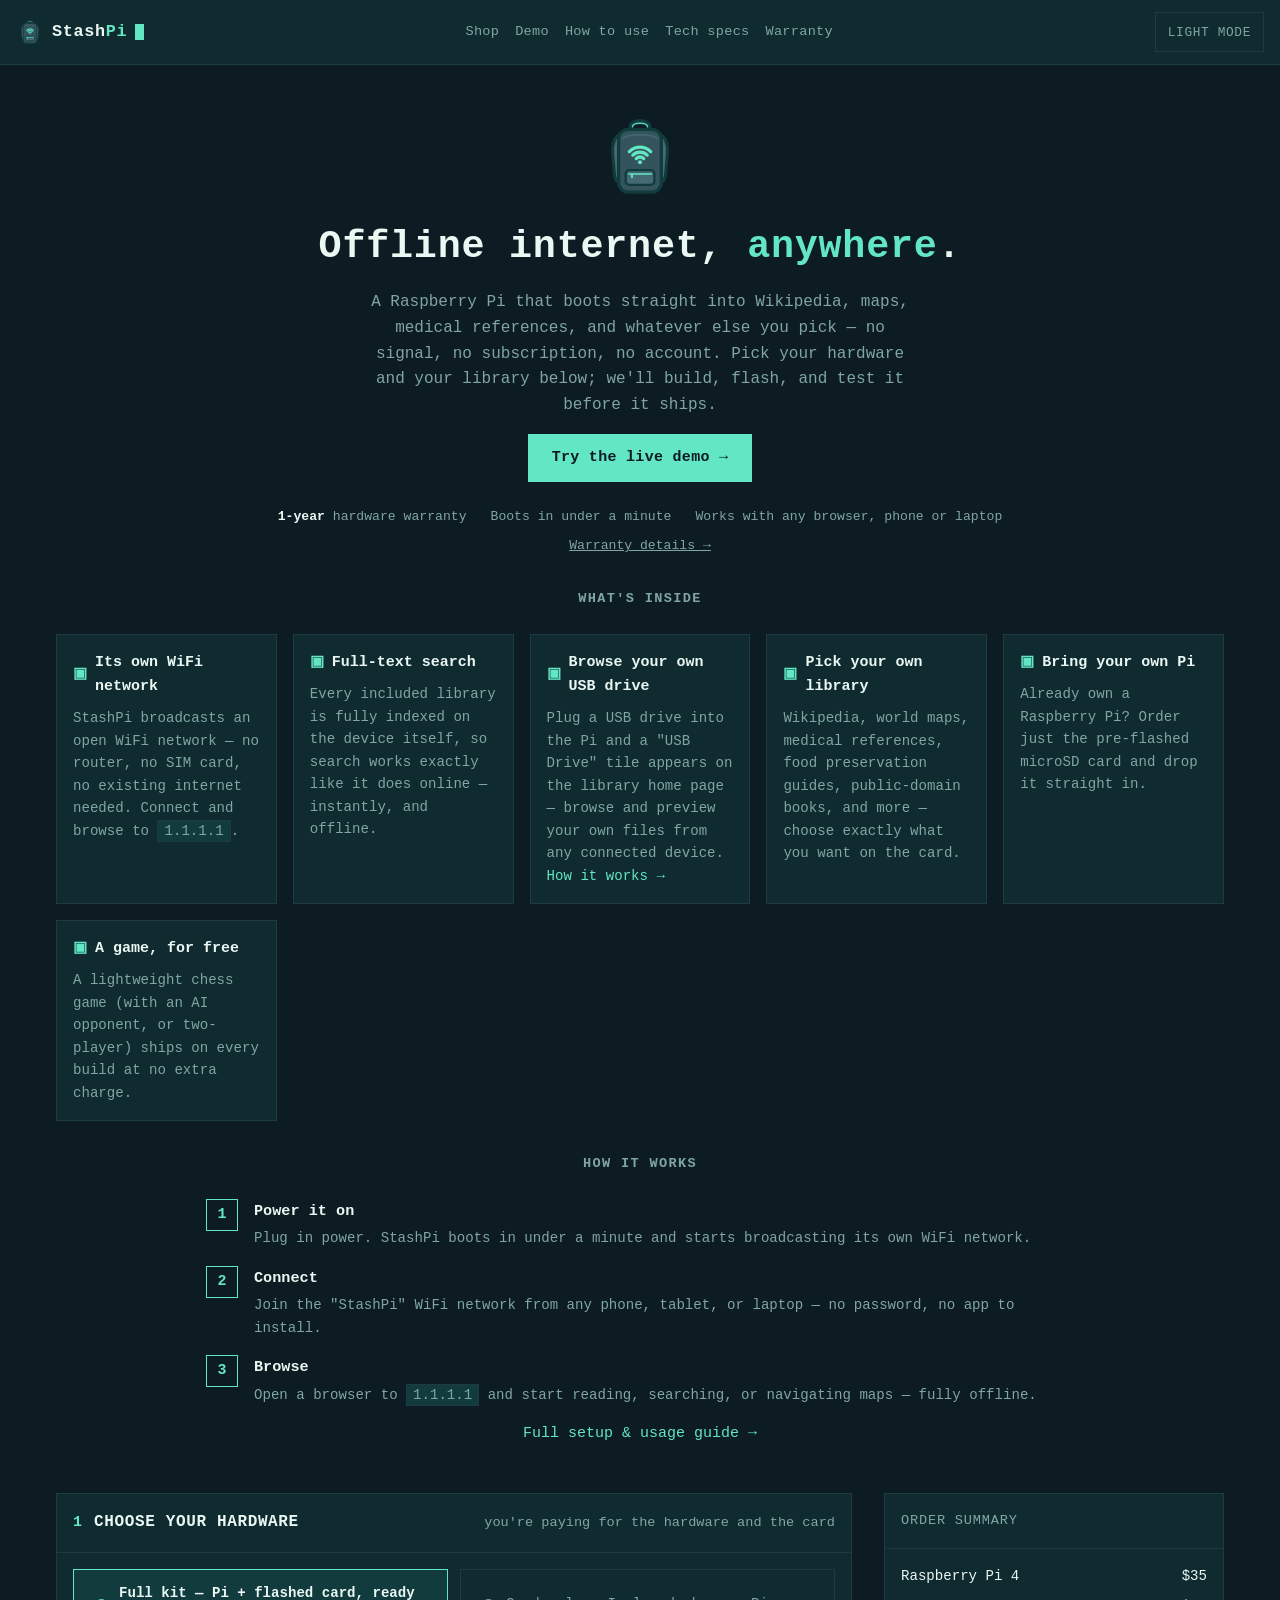
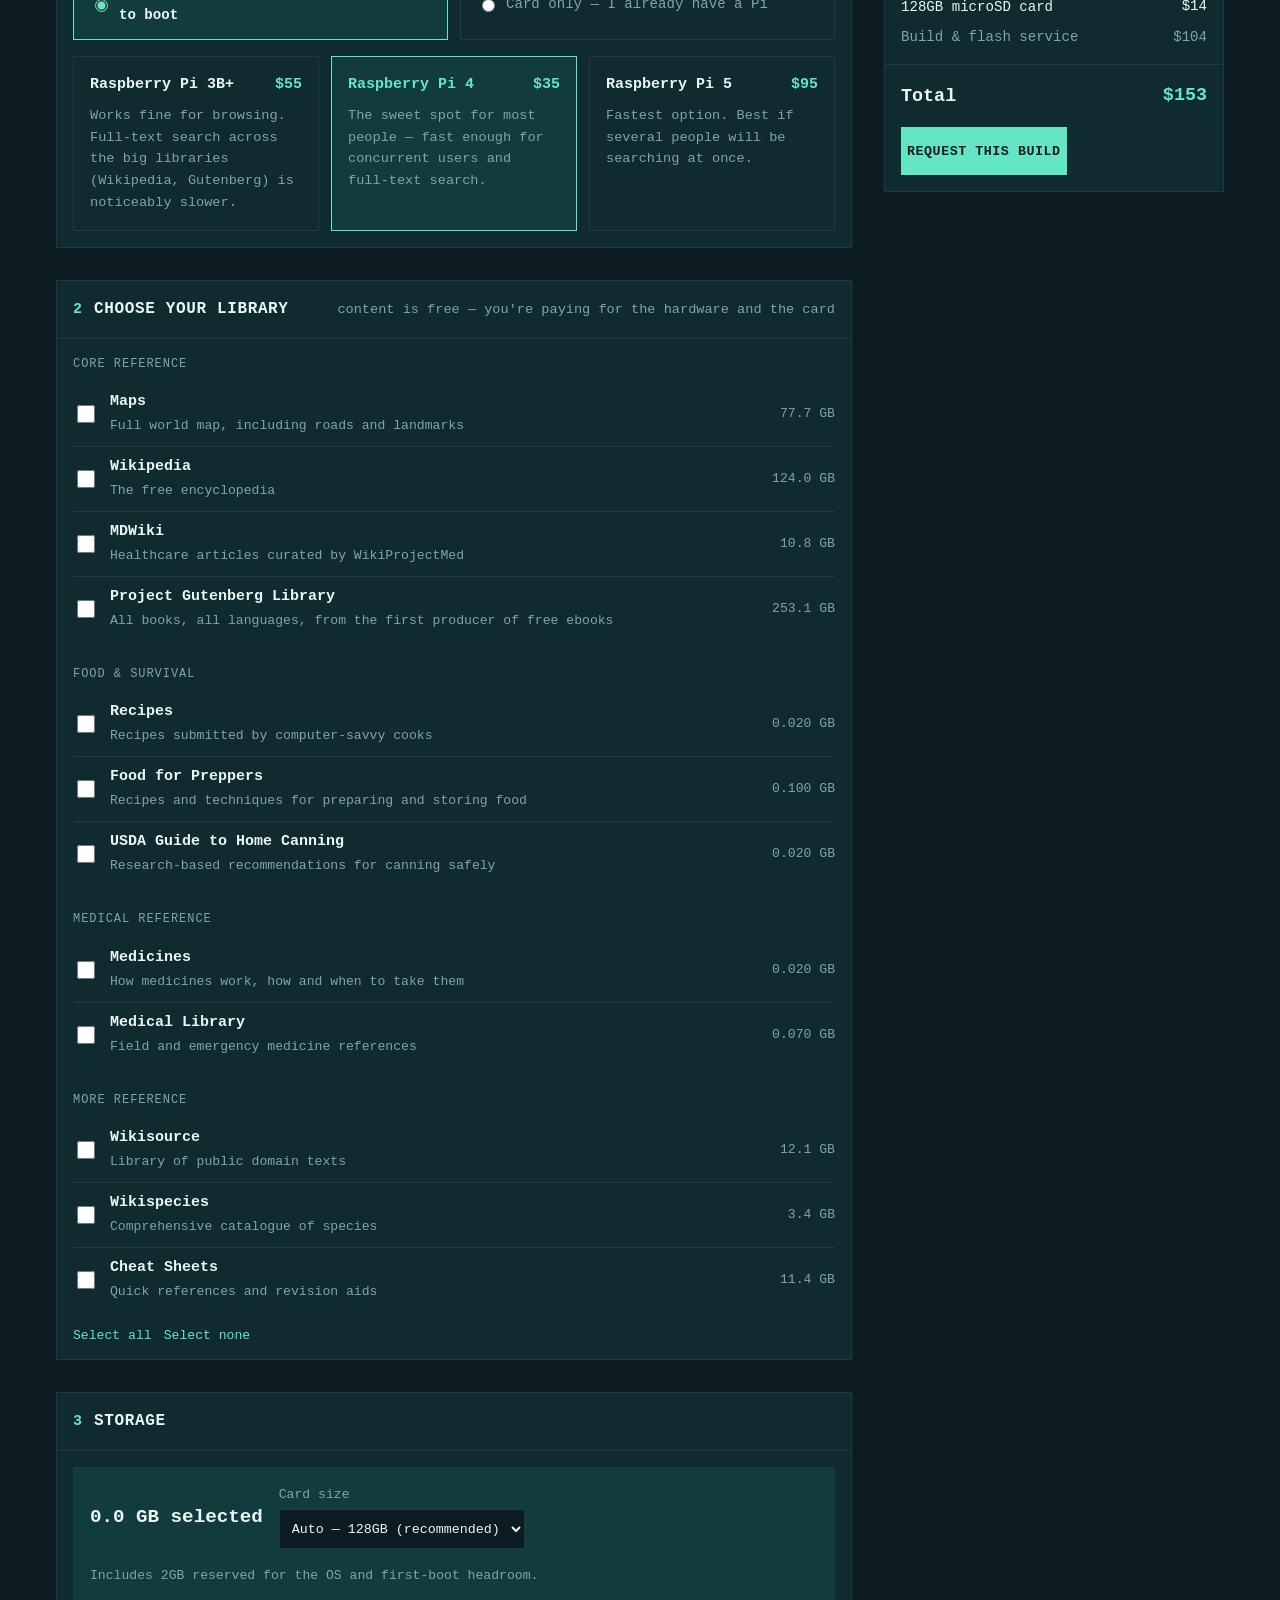
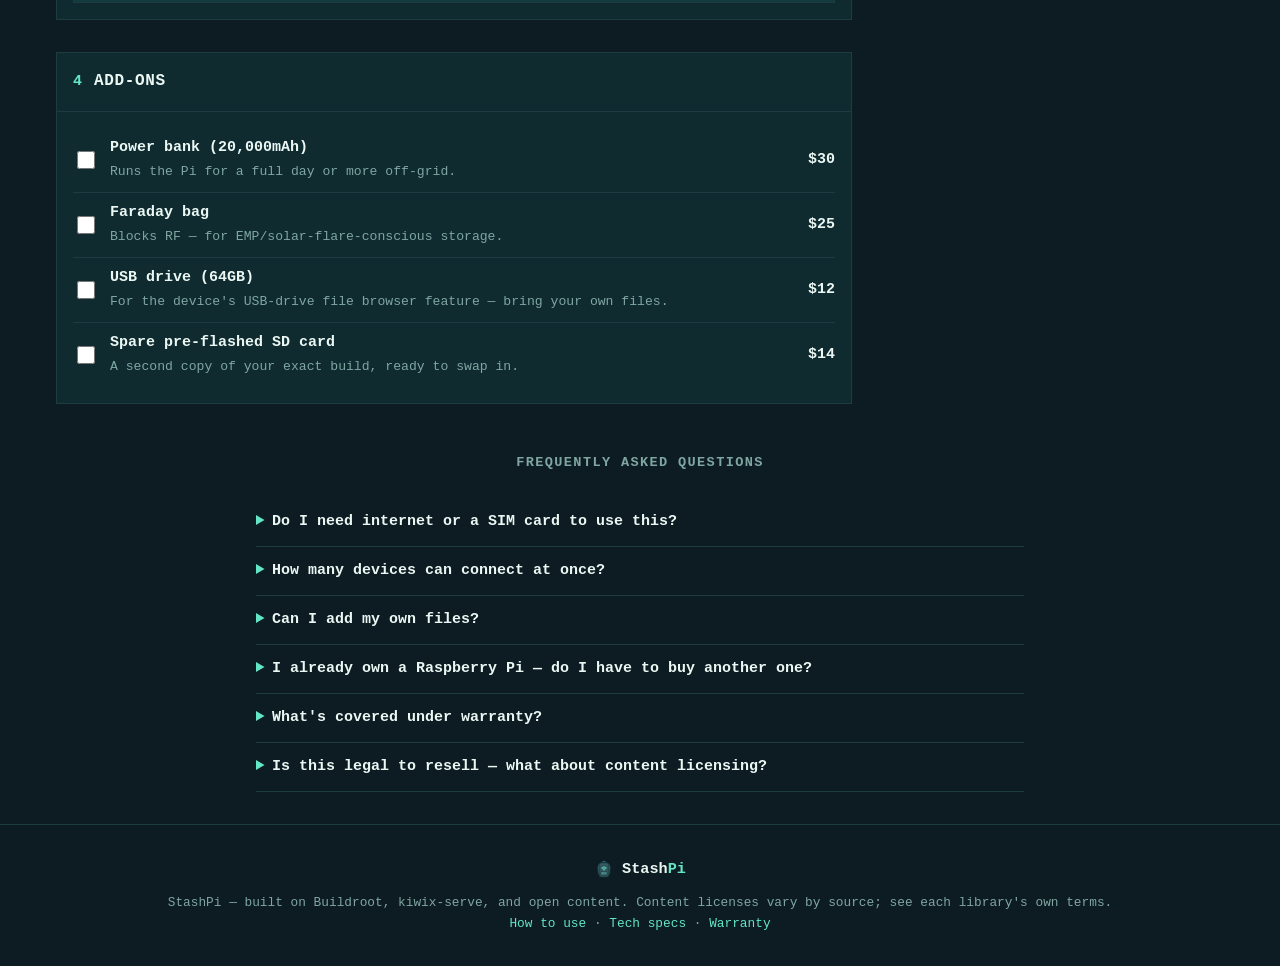
<file: web/index.html>
<!DOCTYPE html>
<html lang="en">
<head>
<meta charset="UTF-8">
<meta name="viewport" content="width=device-width, initial-scale=1.0">
<meta name="color-scheme" content="dark light">
<title>StashPi — offline Wikipedia, maps &amp; reference library on a Raspberry Pi</title>
<meta name="description" content="StashPi is a Raspberry Pi that broadcasts its own WiFi network and serves Wikipedia, world maps, medical references, and more — no internet, no accounts, no subscription. Pick your hardware and library, we build and ship it ready to boot.">
<link rel="canonical" href="https://www.yourdomain.example/">
<meta property="og:type" content="website">
<meta property="og:title" content="StashPi — offline Wikipedia, maps &amp; reference library on a Raspberry Pi">
<meta property="og:description" content="A self-contained WiFi hotspot that serves Wikipedia, maps, and medical references with no internet connection required. Configure your build and order online.">
<meta property="og:url" content="https://www.yourdomain.example/">
<meta name="twitter:card" content="summary">
<meta name="twitter:title" content="StashPi — offline reference library on a Raspberry Pi">
<meta name="twitter:description" content="No internet, no accounts, no subscription. Wikipedia, maps, and more, broadcast over its own WiFi network.">
<link rel="stylesheet" href="style.css">
<link rel="apple-touch-icon" sizes="180x180" href="assets/favicon/apple-touch-icon.png">
<link rel="icon" type="image/png" sizes="32x32" href="assets/favicon/favicon-32x32.png">
<link rel="icon" type="image/png" sizes="16x16" href="assets/favicon/favicon-16x16.png">
<link rel="manifest" href="assets/favicon/site.webmanifest">
<link rel="mask-icon" href="assets/favicon/safari-pinned-tab.svg" color="#123b3e">
<link rel="shortcut icon" href="assets/favicon/favicon.ico">
<meta name="theme-color" content="#123B3E">
<script>
  (function() {
    var t = 'dark';
    try { t = localStorage.getItem('ib-shop-theme') || 'dark'; } catch (e) {}
    document.documentElement.setAttribute('data-theme', t);
  })();
</script>
<script type="application/ld+json">
{
  "@context": "https://schema.org",
  "@type": "Product",
  "name": "StashPi",
  "description": "A Raspberry Pi appliance that broadcasts its own WiFi network and serves an offline copy of Wikipedia, world maps, medical and survival references, and more via a built-in web library — no internet connection required.",
  "brand": { "@type": "Brand", "name": "StashPi" },
  "offers": {
    "@type": "AggregateOffer",
    "priceCurrency": "USD",
    "lowPrice": "84",
    "highPrice": "265",
    "offerCount": "15",
    "availability": "https://schema.org/InStock"
  }
}
</script>
</head>
<body>
  <header class="bar">
    <div class="bar__wordmark"><a href="/"><img class="brandIcon" src="assets/brand/stashpi-icon.svg" alt="" width="28" height="28"><span class="wordmarkText"><span class="wordStash">Stash</span><span class="wordPi">Pi</span></span><span class="cursor" aria-hidden="true"></span></a></div>
    <nav class="bar__nav" aria-label="Main">
      <a href="#shop">Shop</a>
      <a href="demo.html">Demo</a>
      <a href="how-to-use.html">How to use</a>
      <a href="specs.html">Tech specs</a>
      <a href="warranty.html">Warranty</a>
    </nav>
    <div class="bar__actions">
      <button type="button" class="iconBtn" id="themeToggle">Light mode</button>
    </div>
  </header>

  <section class="hero">
    <img class="hero__icon" src="assets/brand/stashpi-icon.svg" alt="StashPi" width="88" height="88">
    <h1>Offline internet, <span class="signalWord">anywhere</span>.</h1>
    <p>
      A Raspberry Pi that boots straight into Wikipedia, maps, medical
      references, and whatever else you pick — no signal, no subscription,
      no account. Pick your hardware and your library below; we'll build,
      flash, and test it before it ships.
    </p>
    <a class="heroDemoBtn" href="demo.html">Try the live demo →</a>
    <div class="trustLine">
      <span><strong>1-year</strong> hardware warranty</span>
      <span>Boots in under a minute</span>
      <span>Works with any browser, phone or laptop</span>
      <a href="warranty.html">Warranty details →</a>
    </div>
  </section>

  <section class="features" aria-labelledby="featuresHeading">
    <h2 id="featuresHeading">What's inside</h2>
    <div class="featureGrid">
      <div class="featureCard">
        <div class="featureCard__title"><span class="glyph">▣</span>Its own WiFi network</div>
        <p>StashPi broadcasts an open WiFi network — no router, no SIM card, no existing internet needed. Connect and browse to <code style="font-family:inherit;background:var(--surface-raised);padding:2px 6px;border:1px solid var(--line);">1.1.1.1</code>.</p>
      </div>
      <div class="featureCard">
        <div class="featureCard__title"><span class="glyph">▣</span>Full-text search</div>
        <p>Every included library is fully indexed on the device itself, so search works exactly like it does online — instantly, and offline.</p>
      </div>
      <div class="featureCard">
        <div class="featureCard__title"><span class="glyph">▣</span>Browse your own USB drive</div>
        <p>Plug a USB drive into the Pi and a "USB Drive" tile appears on the library home page — browse and preview your own files from any connected device. <a href="how-to-use.html#usb-drive">How it works →</a></p>
      </div>
      <div class="featureCard">
        <div class="featureCard__title"><span class="glyph">▣</span>Pick your own library</div>
        <p>Wikipedia, world maps, medical references, food preservation guides, public-domain books, and more — choose exactly what you want on the card.</p>
      </div>
      <div class="featureCard">
        <div class="featureCard__title"><span class="glyph">▣</span>Bring your own Pi</div>
        <p>Already own a Raspberry Pi? Order just the pre-flashed microSD card and drop it straight in.</p>
      </div>
      <div class="featureCard">
        <div class="featureCard__title"><span class="glyph">▣</span>A game, for free</div>
        <p>A lightweight chess game (with an AI opponent, or two-player) ships on every build at no extra charge.</p>
      </div>
    </div>
  </section>

  <section class="howItWorks" aria-labelledby="howHeading">
    <h2 id="howHeading">How it works</h2>
    <div class="howList">
      <div class="howList__item">
        <div class="howList__num">1</div>
        <div class="howList__body">
          <h3>Power it on</h3>
          <p>Plug in power. StashPi boots in under a minute and starts broadcasting its own WiFi network.</p>
        </div>
      </div>
      <div class="howList__item">
        <div class="howList__num">2</div>
        <div class="howList__body">
          <h3>Connect</h3>
          <p>Join the "StashPi" WiFi network from any phone, tablet, or laptop — no password, no app to install.</p>
        </div>
      </div>
      <div class="howList__item">
        <div class="howList__num">3</div>
        <div class="howList__body">
          <h3>Browse</h3>
          <p>Open a browser to <code style="font-family:inherit;background:var(--surface-raised);padding:2px 6px;border:1px solid var(--line);">1.1.1.1</code> and start reading, searching, or navigating maps — fully offline.</p>
        </div>
      </div>
    </div>
    <p style="text-align:center;margin-top:var(--space-4);"><a href="how-to-use.html">Full setup &amp; usage guide →</a></p>
  </section>

  <main class="shop" id="shop">
    <div class="steps">

      <section class="step">
        <div class="step__head">
          <span class="step__num">1</span>
          <h2>Choose your hardware</h2>
          <span class="step__hint" id="hwHint"></span>
        </div>
        <div class="step__body">
          <div class="modeToggle" id="modeToggle">
            <label class="modeToggle__opt">
              <input type="radio" name="purchaseMode" value="kit" checked>
              <span>Full kit — Pi + flashed card, ready to boot</span>
            </label>
            <label class="modeToggle__opt">
              <input type="radio" name="purchaseMode" value="cardonly">
              <span>Card only — I already have a Pi</span>
            </label>
          </div>
          <div class="hwGrid" id="hwGrid"></div>
        </div>
      </section>

      <section class="step">
        <div class="step__head">
          <span class="step__num">2</span>
          <h2>Choose your library</h2>
          <span class="step__hint">content is free — you're paying for the hardware and the card</span>
        </div>
        <div class="step__body">
          <div id="zimGroups"></div>
          <div class="zimActions">
            <button type="button" class="linkBtn" id="selectAllZims">Select all</button>
            <button type="button" class="linkBtn" id="selectNoneZims">Select none</button>
          </div>
        </div>
      </section>

      <section class="step">
        <div class="step__head">
          <span class="step__num">3</span>
          <h2>Storage</h2>
        </div>
        <div class="step__body">
          <div class="storageBox">
            <div>
              <div class="storageBox__total" id="totalGbLabel">0.0 GB selected</div>
            </div>
            <div>
              <label for="cardOverride" style="font-size:0.82rem;color:var(--ink-dim);display:block;margin-bottom:4px;">Card size</label>
              <select id="cardOverride"></select>
            </div>
            <div class="storageBox__note" id="cardNote"></div>
          </div>
        </div>
      </section>

      <section class="step">
        <div class="step__head">
          <span class="step__num">4</span>
          <h2>Add-ons</h2>
        </div>
        <div class="step__body" id="addonList"></div>
      </section>

    </div>

    <aside class="cart" id="cart">
      <div class="cart__head">Order summary</div>
      <div class="cart__lines" id="cartLines">
        <div class="cart__empty">Pick your hardware to get started.</div>
      </div>
      <div class="cart__total">
        <span>Total</span>
        <span class="amount" id="cartTotal">$0</span>
      </div>
      <div class="cartWarning hidden" id="cartWarning"></div>
      <button type="button" class="btnPrimary" id="checkoutBtn" disabled>Request this build</button>
    </aside>
  </main>

  <section class="faq" aria-labelledby="faqHeading">
    <h2 id="faqHeading">Frequently asked questions</h2>
    <details class="faqItem">
      <summary>Do I need internet or a SIM card to use this?</summary>
      <p>No. StashPi creates its own WiFi network and serves everything from the microSD card. It's designed to work with zero connectivity of any kind.</p>
    </details>
    <details class="faqItem">
      <summary>How many devices can connect at once?</summary>
      <p>The WiFi radio and web server can handle several people browsing and searching at the same time. A Raspberry Pi 4 or 5 is recommended if you expect multiple concurrent users.</p>
    </details>
    <details class="faqItem">
      <summary>Can I add my own files?</summary>
      <p>Yes — plug a USB drive into the Pi and browse it read-only from the library home page, from any connected device. See the <a href="how-to-use.html#usb-drive">how-to-use guide</a> for details.</p>
    </details>
    <details class="faqItem">
      <summary>I already own a Raspberry Pi — do I have to buy another one?</summary>
      <p>No. Choose "Card only" in step 1 above and tell us which model you own; we'll ship just a pre-flashed microSD card built for that board.</p>
    </details>
    <details class="faqItem">
      <summary>What's covered under warranty?</summary>
      <p>All hardware we ship — the board, the card, and any add-ons — carries a 1-year warranty against defects. See the full <a href="warranty.html">warranty policy</a>.</p>
    </details>
    <details class="faqItem">
      <summary>Is this legal to resell — what about content licensing?</summary>
      <p>Every included library uses openly licensed or public-domain content (Wikipedia and similar projects under Creative Commons, Project Gutenberg's public-domain texts, etc.), and the software stack is open source. See <a href="specs.html#software">tech specs</a> for the full stack.</p>
    </details>
  </section>

  <footer>
    <div class="footerBrand"><img src="assets/brand/stashpi-icon.svg" alt="" width="20" height="20"><span class="wordmarkText"><span class="wordStash">Stash</span><span class="wordPi">Pi</span></span></div>
    StashPi — built on Buildroot, kiwix-serve, and open content.
    Content licenses vary by source; see each library's own terms.
    <br>
    <a href="how-to-use.html">How to use</a> ·
    <a href="specs.html">Tech specs</a> ·
    <a href="warranty.html">Warranty</a>
  </footer>

  <div class="overlay hidden" id="checkoutOverlay">
    <div class="checkoutBox" id="checkoutForm">
      <h2>Request this build</h2>
      <p>
        This isn't a live payment yet — it sends us your configuration and
        contact info so we can confirm pricing, availability, and shipping,
        then follow up with an invoice.
      </p>
      <form id="orderForm">
        <div class="field">
          <label for="custName">Name</label>
          <input type="text" id="custName" required>
        </div>
        <div class="field">
          <label for="custEmail">Email</label>
          <input type="email" id="custEmail" required>
        </div>
        <div class="field">
          <label for="custAddress">Shipping address</label>
          <textarea id="custAddress" required></textarea>
        </div>
        <div class="field">
          <label for="custNotes">Notes (optional)</label>
          <textarea id="custNotes"></textarea>
        </div>
        <div class="checkoutActions">
          <button type="button" class="btnGhost" id="cancelCheckout">Cancel</button>
          <button type="submit" class="btnPrimary">Send request</button>
        </div>
      </form>
    </div>
    <div class="checkoutBox confirmBox hidden" id="checkoutConfirm">
      <div class="live">Request sent</div>
      <p>We'll email you a confirmation and an invoice once we've checked
        parts availability. Save your order reference below.</p>
      <div class="orderRef" id="orderRef"></div>
      <div class="checkoutActions" style="justify-content:center;">
        <button type="button" class="btnGhost" id="closeConfirm">Close</button>
      </div>
    </div>
  </div>

  <script src="config.js"></script>
  <script src="app.js"></script>
</body>
</html>
</file>
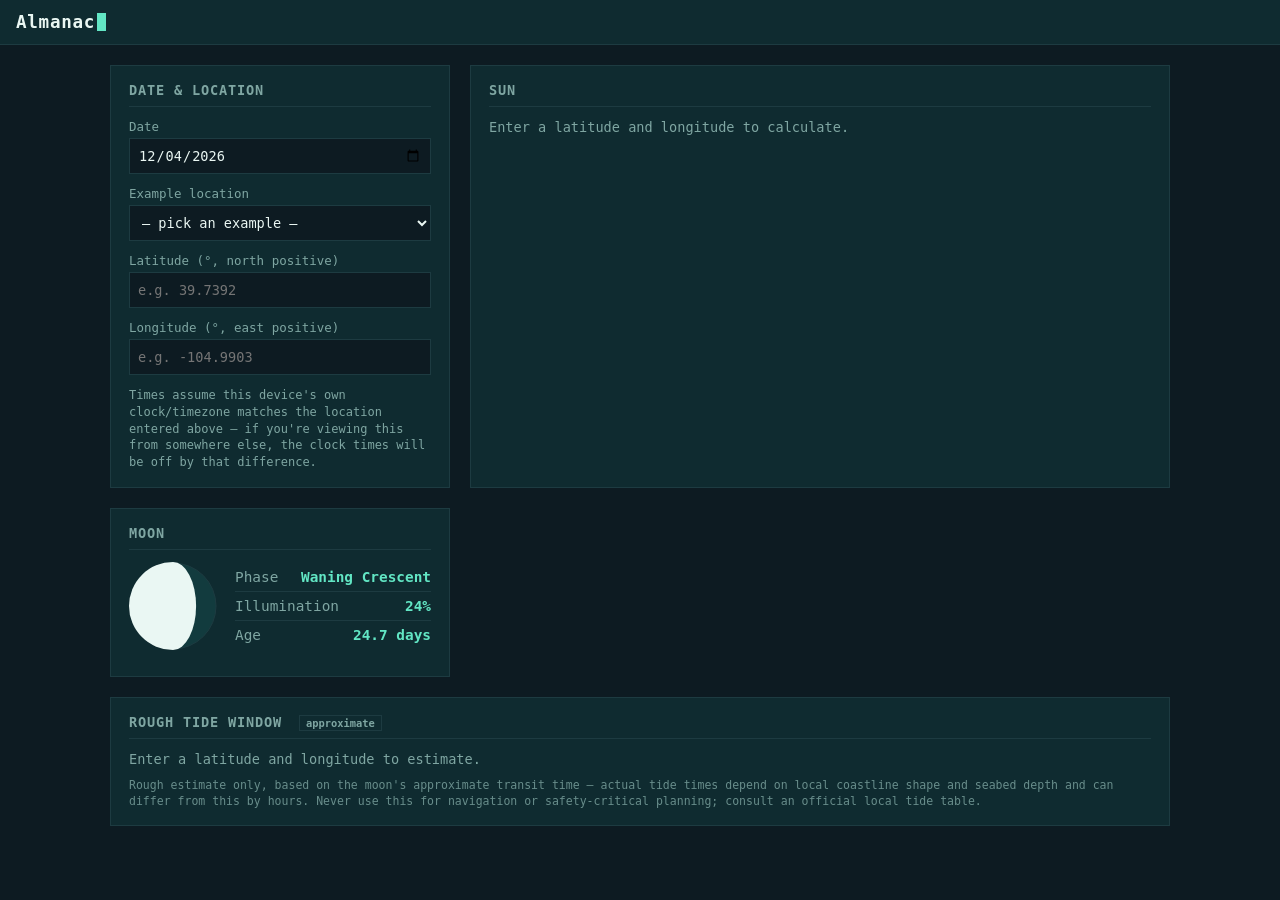
<file: apps/almanac/index.html>
<!DOCTYPE html>
<html lang="en">
<head>
<meta charset="UTF-8">
<meta name="viewport" content="width=device-width, initial-scale=1.0">
<title>Almanac</title>
<link rel="stylesheet" href="style.css">
</head>
<body>
  <header class="topbar">
    <h1>Almanac<span class="cursor" aria-hidden="true"></span></h1>
  </header>

  <main class="layout">
    <section class="panel inputsPanel">
      <h2>Date &amp; location</h2>
      <div class="field">
        <label for="dateInput">Date</label>
        <input type="date" id="dateInput">
      </div>
      <div class="field">
        <label for="presetSelect">Example location</label>
        <select id="presetSelect">
          <option value="">— pick an example —</option>
        </select>
      </div>
      <div class="field">
        <label for="latInput">Latitude (°, north positive)</label>
        <input type="number" id="latInput" step="0.0001" min="-90" max="90" placeholder="e.g. 39.7392">
      </div>
      <div class="field">
        <label for="lonInput">Longitude (°, east positive)</label>
        <input type="number" id="lonInput" step="0.0001" min="-180" max="180" placeholder="e.g. -104.9903">
      </div>
      <div class="note">
        Times assume this device's own clock/timezone matches the location
        entered above — if you're viewing this from somewhere else, the
        clock times will be off by that difference.
      </div>
    </section>

    <section class="panel" id="sunPanel">
      <h2>Sun</h2>
      <div id="sunBody" class="placeholder">Enter a latitude and longitude to calculate.</div>
    </section>

    <section class="panel" id="moonPanel">
      <h2>Moon</h2>
      <div id="moonBody" class="placeholder">Enter a date to calculate.</div>
    </section>

    <section class="panel tidePanel" id="tidePanel">
      <h2>Rough tide window <span class="approxTag">approximate</span></h2>
      <div id="tideBody" class="placeholder">Enter a latitude and longitude to estimate.</div>
      <p class="disclaimer">
        Rough estimate only, based on the moon's approximate transit time —
        actual tide times depend on local coastline shape and seabed
        depth and can differ from this by hours. Never use this for
        navigation or safety-critical planning; consult an official local
        tide table.
      </p>
    </section>
  </main>

  <script src="app.js"></script>
</body>
</html>
</file>
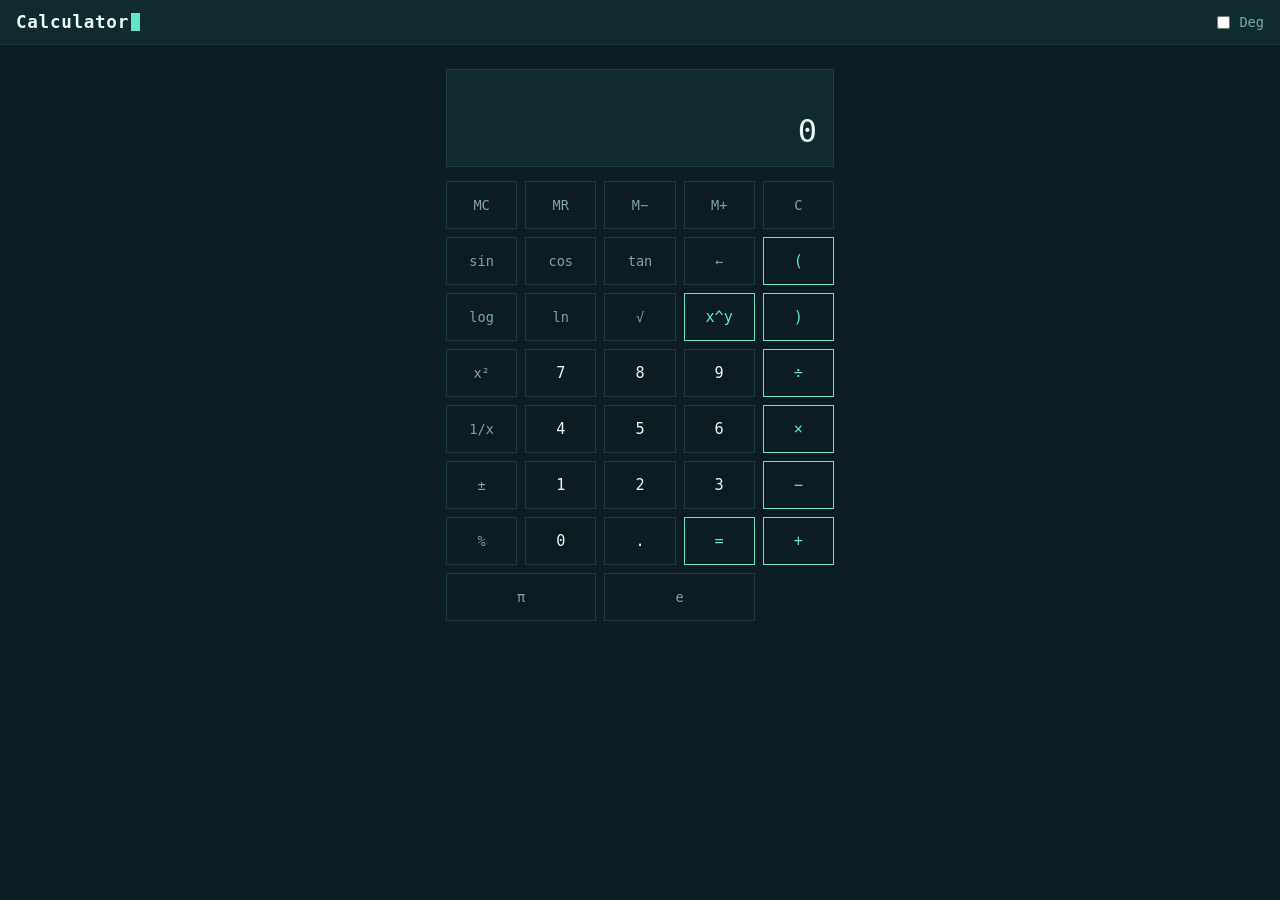
<file: apps/calculator/index.html>
<!DOCTYPE html>
<html lang="en">
<head>
<meta charset="UTF-8">
<meta name="viewport" content="width=device-width, initial-scale=1.0">
<title>Calculator</title>
<link rel="stylesheet" href="style.css">
</head>
<body>
  <header class="topbar">
    <h1>Calculator<span class="cursor" aria-hidden="true"></span></h1>
    <div class="controls">
      <label class="toggle">
        <input type="checkbox" id="angleModeToggle">
        <span id="angleModeLabel">Deg</span>
      </label>
      <span class="memFlag hidden" id="memFlag">M</span>
    </div>
  </header>

  <main class="calc">
    <div class="screen">
      <div class="expr" id="exprLine">&nbsp;</div>
      <div class="result" id="resultLine">0</div>
    </div>

    <div class="pad">
      <button type="button" class="key fn" data-action="mc">MC</button>
      <button type="button" class="key fn" data-action="mr">MR</button>
      <button type="button" class="key fn" data-action="mminus">M&minus;</button>
      <button type="button" class="key fn" data-action="mplus">M+</button>
      <button type="button" class="key fn" data-action="clear">C</button>

      <button type="button" class="key fn" data-action="func" data-value="sin">sin</button>
      <button type="button" class="key fn" data-action="func" data-value="cos">cos</button>
      <button type="button" class="key fn" data-action="func" data-value="tan">tan</button>
      <button type="button" class="key fn" data-action="backspace">&larr;</button>
      <button type="button" class="key op" data-action="paren" data-value="(">(</button>

      <button type="button" class="key fn" data-action="func" data-value="log">log</button>
      <button type="button" class="key fn" data-action="func" data-value="ln">ln</button>
      <button type="button" class="key fn" data-action="func" data-value="√">&radic;</button>
      <button type="button" class="key op" data-action="insert" data-value="^">x^y</button>
      <button type="button" class="key op" data-action="paren" data-value=")">)</button>

      <button type="button" class="key fn" data-action="square">x&sup2;</button>
      <button type="button" class="key digit" data-action="digit" data-value="7">7</button>
      <button type="button" class="key digit" data-action="digit" data-value="8">8</button>
      <button type="button" class="key digit" data-action="digit" data-value="9">9</button>
      <button type="button" class="key op" data-action="insert" data-value="÷">&divide;</button>

      <button type="button" class="key fn" data-action="reciprocal">1/x</button>
      <button type="button" class="key digit" data-action="digit" data-value="4">4</button>
      <button type="button" class="key digit" data-action="digit" data-value="5">5</button>
      <button type="button" class="key digit" data-action="digit" data-value="6">6</button>
      <button type="button" class="key op" data-action="insert" data-value="×">&times;</button>

      <button type="button" class="key fn" data-action="negate">&plusmn;</button>
      <button type="button" class="key digit" data-action="digit" data-value="1">1</button>
      <button type="button" class="key digit" data-action="digit" data-value="2">2</button>
      <button type="button" class="key digit" data-action="digit" data-value="3">3</button>
      <button type="button" class="key op" data-action="insert" data-value="-">&minus;</button>

      <button type="button" class="key fn" data-action="percent">%</button>
      <button type="button" class="key digit" data-action="digit" data-value="0">0</button>
      <button type="button" class="key digit" data-action="digit" data-value=".">.</button>
      <button type="button" class="key op" data-action="equals">=</button>
      <button type="button" class="key op" data-action="insert" data-value="+">+</button>

      <button type="button" class="key fn wide" data-action="const" data-value="π">&pi;</button>
      <button type="button" class="key fn wide" data-action="const" data-value="e">e</button>
    </div>
  </main>

  <script src="app.js"></script>
</body>
</html>
</file>
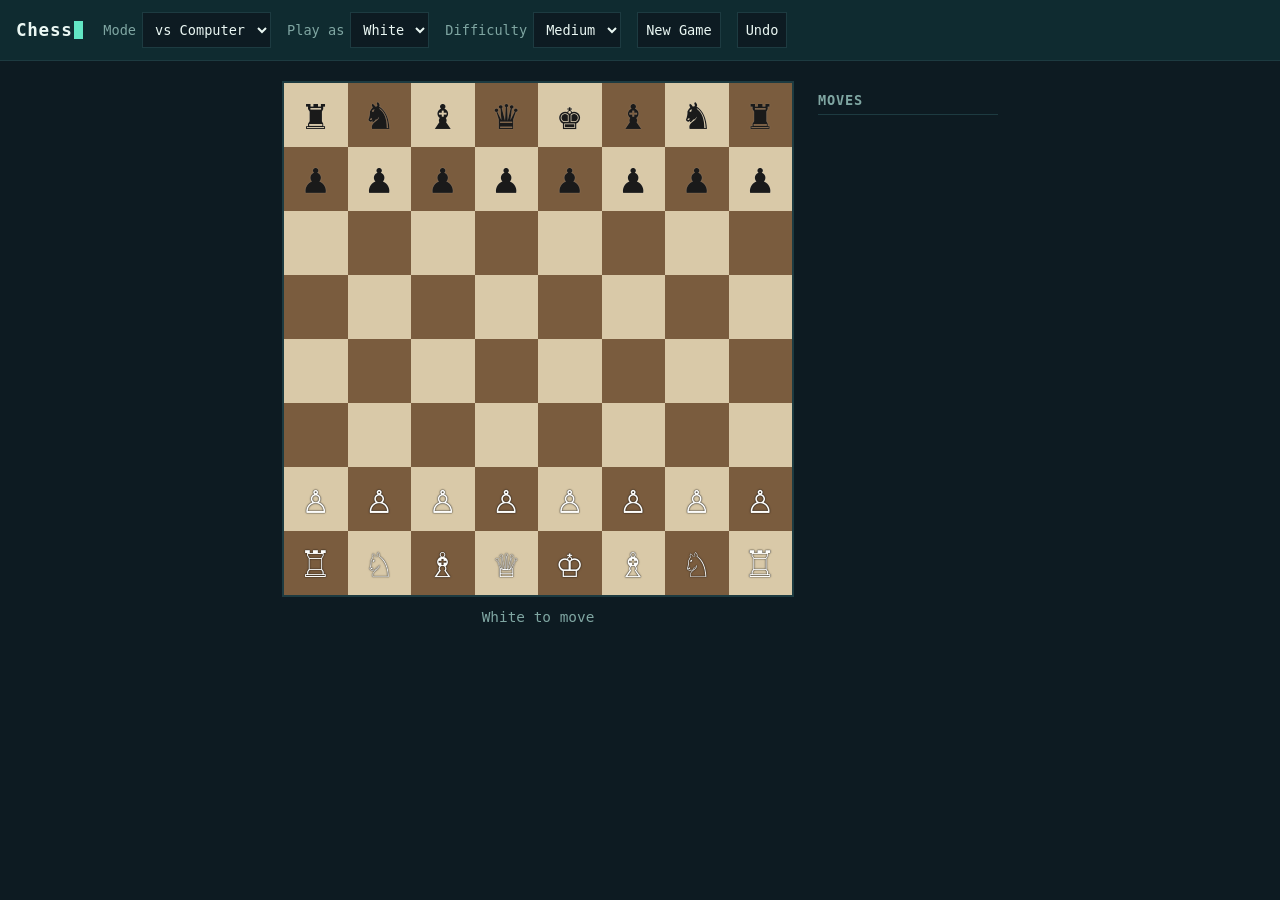
<file: apps/chess/index.html>
<!DOCTYPE html>
<html lang="en">
<head>
<meta charset="UTF-8">
<meta name="viewport" content="width=device-width, initial-scale=1.0">
<title>Chess</title>
<link rel="stylesheet" href="style.css">
</head>
<body>
  <header class="topbar">
    <h1>Chess<span class="cursor" aria-hidden="true"></span></h1>
    <div class="controls">
      <label>
        Mode
        <select id="modeSelect">
          <option value="ai">vs Computer</option>
          <option value="two-player">2 Player</option>
        </select>
      </label>
      <label id="sideRow">
        Play as
        <select id="sideSelect">
          <option value="w">White</option>
          <option value="b">Black</option>
        </select>
      </label>
      <label id="difficultyRow">
        Difficulty
        <select id="difficultySelect">
          <option value="1">Easy</option>
          <option value="3" selected>Medium</option>
          <option value="4">Hard</option>
        </select>
      </label>
      <button type="button" id="newGameBtn">New Game</button>
      <button type="button" id="undoBtn">Undo</button>
    </div>
  </header>

  <main class="layout">
    <div class="boardWrap">
      <div id="board" class="board"></div>
      <div id="status" class="status"></div>
    </div>
    <aside class="sidebar">
      <h2>Moves</h2>
      <ol id="moveList" class="moveList"></ol>
    </aside>
  </main>

  <div id="promoOverlay" class="promoOverlay hidden">
    <div class="promoBox">
      <div class="promoTitle">Promote to</div>
      <div class="promoChoices" id="promoChoices"></div>
    </div>
  </div>

  <script type="module" src="app.js"></script>
</body>
</html>
</file>
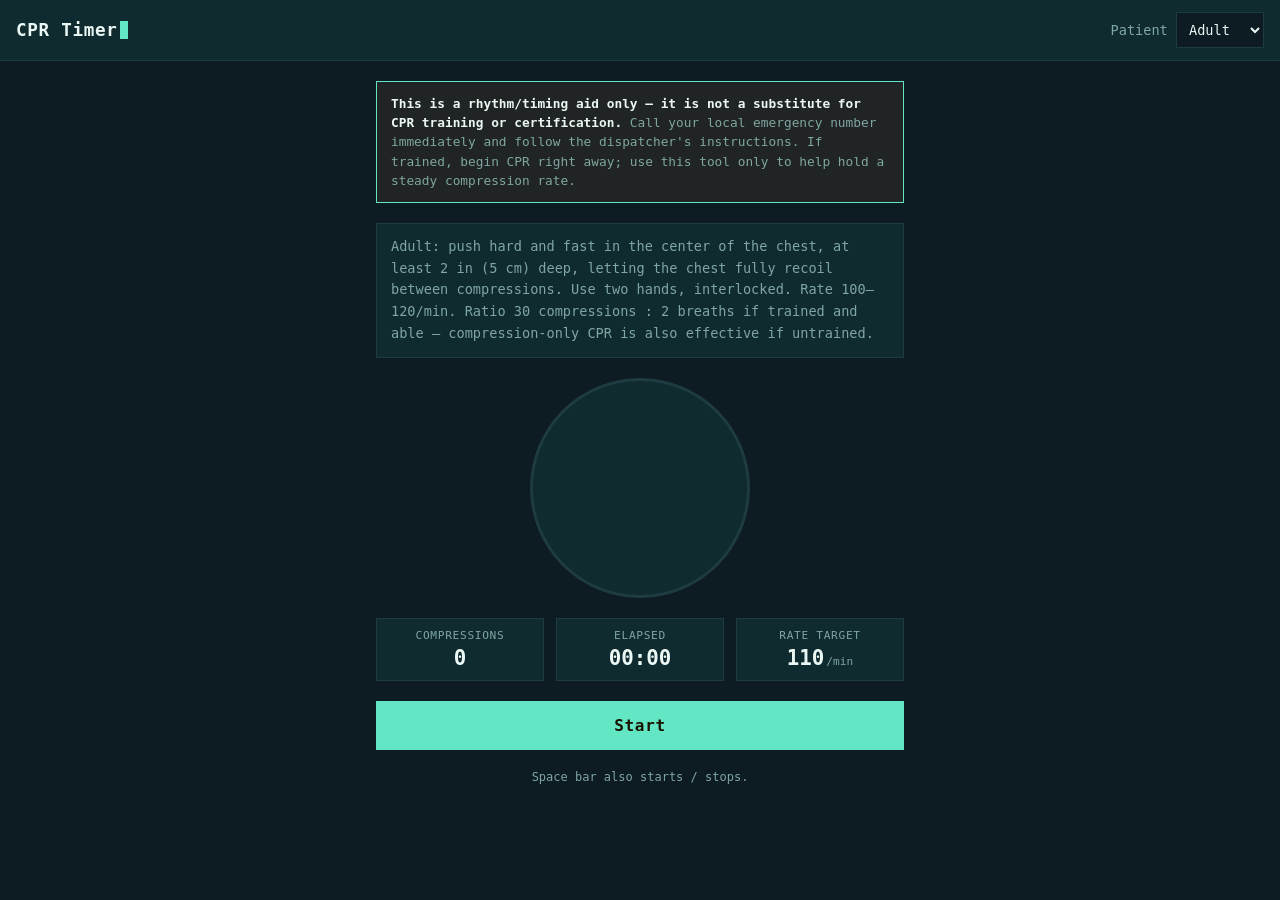
<file: apps/cpr-timer/index.html>
<!DOCTYPE html>
<html lang="en">
<head>
<meta charset="UTF-8">
<meta name="viewport" content="width=device-width, initial-scale=1.0">
<title>CPR Timer</title>
<link rel="stylesheet" href="style.css">
</head>
<body>
  <header class="topbar">
    <h1>CPR Timer<span class="cursor" aria-hidden="true"></span></h1>
    <div class="controls">
      <label>
        Patient
        <select id="modeSelect">
          <option value="adult">Adult</option>
          <option value="child">Child</option>
          <option value="infant">Infant</option>
        </select>
      </label>
    </div>
  </header>

  <main class="layout">
    <div class="disclaimer" role="note">
      <strong>This is a rhythm/timing aid only — it is not a substitute for
      CPR training or certification.</strong> Call your local emergency
      number immediately and follow the dispatcher's instructions. If
      trained, begin CPR right away; use this tool only to help hold a
      steady compression rate.
    </div>

    <div class="guidance" id="guidance"></div>

    <div class="beatWrap">
      <div class="beat" id="beat"></div>
      <div class="breatheOverlay hidden" id="breatheOverlay">
        STOP<br><span>Give 2 rescue breaths</span>
      </div>
    </div>

    <div class="stats">
      <div class="stat">
        <div class="stat__label">Compressions</div>
        <div class="stat__value" id="countValue">0</div>
      </div>
      <div class="stat">
        <div class="stat__label">Elapsed</div>
        <div class="stat__value" id="timeValue">00:00</div>
      </div>
      <div class="stat">
        <div class="stat__label">Rate target</div>
        <div class="stat__value">110<span class="stat__unit">/min</span></div>
      </div>
    </div>

    <button type="button" class="startBtn" id="startBtn">Start</button>
    <p class="hint">Space bar also starts / stops.</p>
  </main>

  <script type="module" src="app.js"></script>
</body>
</html>
</file>
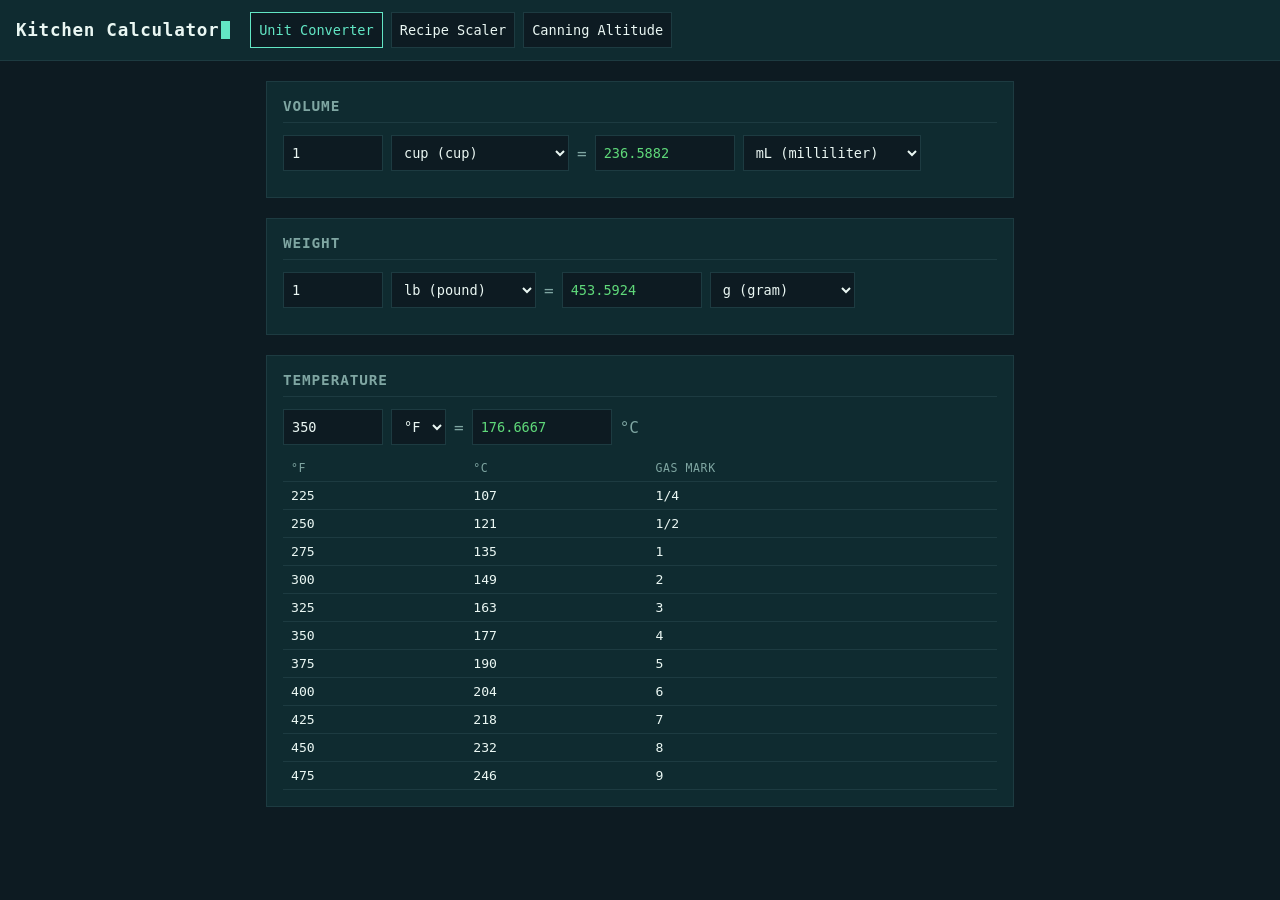
<file: apps/kitchen-calc/index.html>
<!DOCTYPE html>
<html lang="en">
<head>
<meta charset="UTF-8">
<meta name="viewport" content="width=device-width, initial-scale=1.0">
<title>Kitchen Calculator</title>
<link rel="stylesheet" href="style.css">
</head>
<body>
  <header class="topbar">
    <h1>Kitchen Calculator<span class="cursor" aria-hidden="true"></span></h1>
    <nav class="tabs" id="tabs">
      <button type="button" class="tabBtn active" data-tab="convert">Unit Converter</button>
      <button type="button" class="tabBtn" data-tab="scale">Recipe Scaler</button>
      <button type="button" class="tabBtn" data-tab="canning">Canning Altitude</button>
    </nav>
  </header>

  <main class="layout">

    <section class="panel" id="panel-convert">
      <div class="card">
        <h2>Volume</h2>
        <div class="row">
          <input type="number" id="volIn" value="1" step="any">
          <select id="volFromUnit"></select>
          <span class="eq">=</span>
          <input type="text" id="volOut" readonly>
          <select id="volToUnit"></select>
        </div>
      </div>

      <div class="card">
        <h2>Weight</h2>
        <div class="row">
          <input type="number" id="wtIn" value="1" step="any">
          <select id="wtFromUnit"></select>
          <span class="eq">=</span>
          <input type="text" id="wtOut" readonly>
          <select id="wtToUnit"></select>
        </div>
      </div>

      <div class="card">
        <h2>Temperature</h2>
        <div class="row">
          <input type="number" id="tempIn" value="350" step="any">
          <select id="tempFromUnit">
            <option value="F">&deg;F</option>
            <option value="C">&deg;C</option>
          </select>
          <span class="eq">=</span>
          <input type="text" id="tempOut" readonly>
          <span class="unitLabel" id="tempToLabel">&deg;C</span>
        </div>
        <table class="refTable" id="ovenTable">
          <thead><tr><th>&deg;F</th><th>&deg;C</th><th>Gas mark</th></tr></thead>
          <tbody></tbody>
        </table>
      </div>
    </section>

    <section class="panel hidden" id="panel-scale">
      <div class="card">
        <h2>Ingredients</h2>
        <div class="servingsRow">
          <label>Original servings <input type="number" id="origServings" value="4" min="0.01" step="any"></label>
          <label>Desired servings <input type="number" id="newServings" value="8" min="0.01" step="any"></label>
          <span class="ratioNote" id="ratioNote"></span>
        </div>
        <table class="ingredientTable" id="ingredientTable">
          <thead>
            <tr><th>Qty</th><th>Unit</th><th>Ingredient</th><th>Scaled</th><th></th></tr>
          </thead>
          <tbody id="ingredientBody"></tbody>
        </table>
        <div class="ingredientActions">
          <button type="button" id="addIngredientBtn">+ Add ingredient</button>
        </div>
      </div>
    </section>

    <section class="panel hidden" id="panel-canning">
      <div class="card">
        <h2>Altitude Adjustment</h2>
        <p class="warn">
          Convenience calculator only. Always cross-check against the full
          <strong>USDA Guide to Home Canning</strong> (bundled elsewhere on this
          device) and a tested recipe before canning &mdash; incorrect
          processing times or pressures can cause foodborne illness,
          including botulism.
        </p>
        <div class="row">
          <label>Method
            <select id="canningMethod">
              <option value="bwb">Boiling-water bath</option>
              <option value="weighted">Pressure canner &mdash; weighted gauge</option>
              <option value="dial">Pressure canner &mdash; dial gauge</option>
            </select>
          </label>
          <label>Altitude (ft)
            <input type="number" id="canningAltitude" value="0" min="0" step="1">
          </label>
        </div>
        <div class="row" id="bwbRow">
          <label>Base processing time (min)
            <input type="number" id="bwbBaseTime" value="10" min="0" step="any">
          </label>
        </div>
        <div class="resultBox" id="canningResult"></div>
      </div>
    </section>

  </main>

  <script src="app.js"></script>
</body>
</html>
</file>
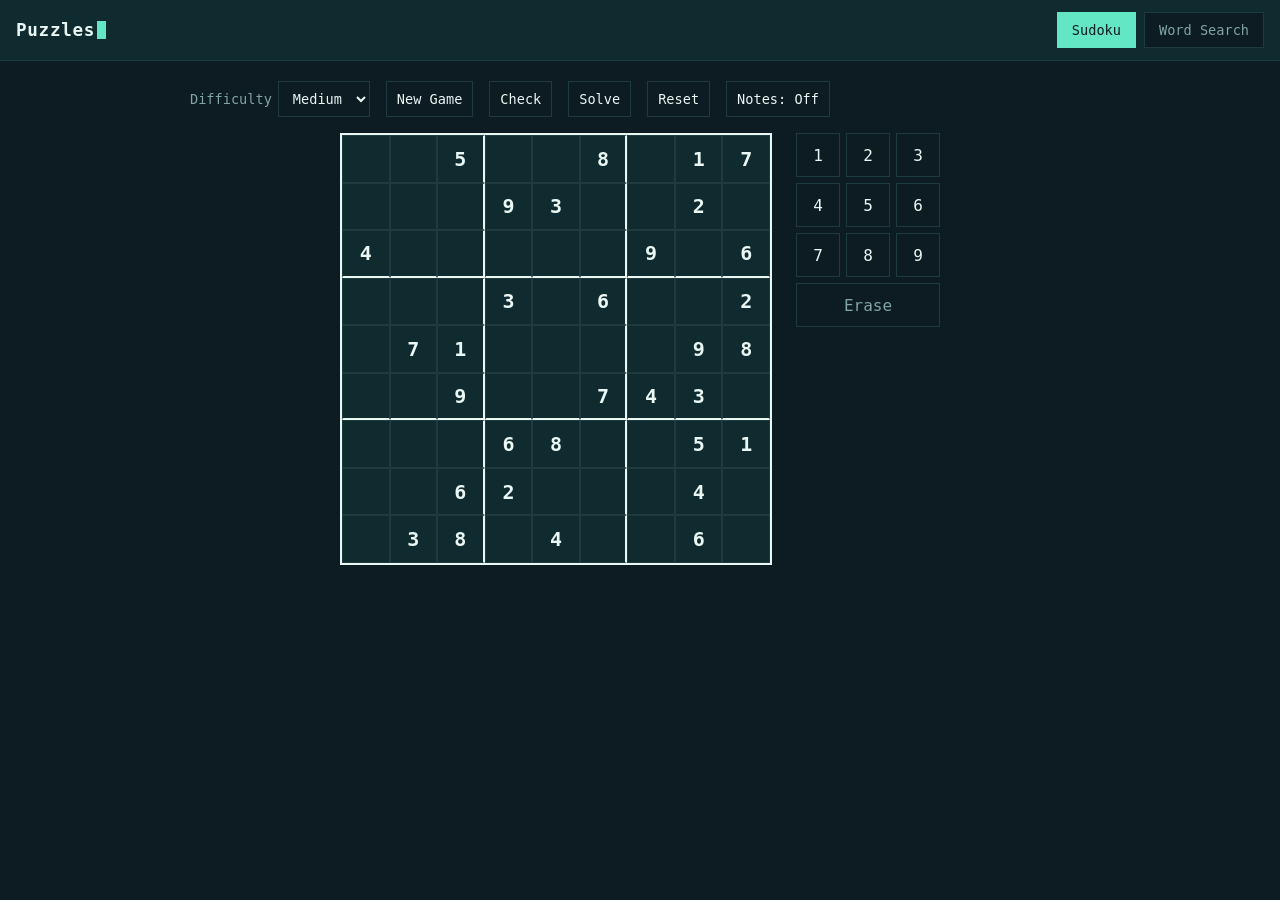
<file: apps/puzzles/index.html>
<!DOCTYPE html>
<html lang="en">
<head>
<meta charset="UTF-8">
<meta name="viewport" content="width=device-width, initial-scale=1.0">
<title>Puzzles</title>
<link rel="stylesheet" href="style.css">
</head>
<body>
  <header class="topbar">
    <h1>Puzzles<span class="cursor" aria-hidden="true"></span></h1>
    <div class="modeTabs" id="modeTabs">
      <button type="button" class="modeTab active" data-mode="sudoku">Sudoku</button>
      <button type="button" class="modeTab" data-mode="wordsearch">Word Search</button>
    </div>
  </header>

  <main class="layout">

    <section id="sudokuPane" class="pane">
      <div class="controls">
        <label>
          Difficulty
          <select id="sudokuDifficulty">
            <option value="easy">Easy</option>
            <option value="medium" selected>Medium</option>
            <option value="hard">Hard</option>
          </select>
        </label>
        <button type="button" id="sudokuNewBtn">New Game</button>
        <button type="button" id="sudokuCheckBtn">Check</button>
        <button type="button" id="sudokuSolveBtn">Solve</button>
        <button type="button" id="sudokuResetBtn">Reset</button>
        <button type="button" id="sudokuNotesBtn" aria-pressed="false">Notes: Off</button>
      </div>
      <div class="sudokuWrap">
        <div id="sudokuGrid" class="sudokuGrid" role="grid" aria-label="Sudoku grid"></div>
        <div class="digitPad" id="digitPad"></div>
      </div>
      <div class="status" id="sudokuStatus"></div>
    </section>

    <section id="wordsearchPane" class="pane hidden">
      <div class="controls">
        <label>
          Theme
          <select id="wsTheme">
            <option value="camping" selected>Camping</option>
            <option value="wildlife">Wildlife</option>
            <option value="kitchen">Kitchen</option>
          </select>
        </label>
        <label>
          Size
          <select id="wsSize">
            <option value="12" selected>12 x 12</option>
            <option value="15">15 x 15</option>
          </select>
        </label>
        <button type="button" id="wsNewBtn">New Puzzle</button>
        <span class="wsCount" id="wsCount"></span>
      </div>
      <div class="wsWrap">
        <div id="wsGrid" class="wsGrid"></div>
        <div class="wsWords" id="wsWords">
          <h2>Find these</h2>
          <ul id="wsWordList"></ul>
        </div>
      </div>
    </section>

  </main>

  <script src="sudoku.js"></script>
  <script src="wordsearch.js"></script>
  <script src="app.js"></script>
</body>
</html>
</file>
<file: web/style.css>
/*
 * StashPi shop — same design tokens as the on-device UI
 * (libkiwix_stashpi/static/skin/stashpi-theme.css), extended
 * with storefront-specific components. Keep these two files' :root
 * tokens in sync if the brand palette ever changes.
 *
 * Palette pinned to the StashPi brand kit (stashpi-brand-sheet.svg):
 * Ink #0D1B22, Deep teal #123B3E, Slate #33545C, Mint #62E6C4,
 * Mint light #8CF2D8. --signal is the brand's Mint accent.
 */

:root {
  --bg: #0d1b22;
  --surface: #0f2b30;
  --surface-raised: #123b3e;
  --ink: #eaf7f3;
  --ink-dim: #7fa6a2;
  --signal: #62e6c4;
  --signal-dim: #3fae93;
  --signal-light: #8cf2d8;
  --live: #5fd97a;
  --line: #1d3b41;
  --danger: #ff5f56;

  --font: ui-monospace, "Cascadia Code", "SF Mono", "JetBrains Mono", Consolas, "Roboto Mono", monospace;

  --space-1: 4px;
  --space-2: 8px;
  --space-3: 12px;
  --space-4: 16px;
  --space-5: 24px;
  --space-6: 32px;
  --space-7: 48px;
}

:root[data-theme="light"] {
  --bg: #f3fbf9;
  --surface: #e3f3ee;
  --surface-raised: #d2e9e1;
  --ink: #0d1b22;
  --ink-dim: #4c6e6a;
  --signal: #128f71;
  --signal-dim: #0c6b55;
  --signal-light: #0c6b55;
  --live: #2f8f45;
  --line: #c7e2da;
  --danger: #c0392b;
}

* { box-sizing: border-box; }

html, body {
  background: var(--bg);
  color: var(--ink);
  margin: 0;
  min-height: 100%;
}

body {
  font-family: var(--font);
  font-size: 15px;
  line-height: 1.6;
}

a { color: var(--signal); text-decoration: none; }
a:hover { text-decoration: underline; }
:focus-visible { outline: 2px solid var(--signal); outline-offset: 2px; }
::selection { background: var(--signal); color: var(--bg); }

h1, h2, h3 { margin: 0; }

/* ---- top bar (matches the on-device UI) ---- */

.bar {
  display: flex;
  align-items: center;
  justify-content: space-between;
  flex-wrap: wrap;
  gap: var(--space-2) var(--space-4);
  padding: var(--space-3) var(--space-4);
  border-bottom: 1px solid var(--line);
  background: var(--surface);
  position: sticky;
  top: 0;
  z-index: 20;
}

.bar__wordmark {
  font-weight: 700;
  letter-spacing: 0.04em;
  font-size: 1.05rem;
  display: flex;
  align-items: center;
  gap: var(--space-2);
}
.bar__wordmark a { display: flex; align-items: center; gap: var(--space-2); }
.brandIcon { width: 28px; height: 28px; display: block; flex-shrink: 0; }
.wordStash { color: var(--ink); }
.wordPi { color: var(--signal); }

.cursor {
  display: inline-block;
  width: 0.5em;
  height: 1em;
  background: var(--signal);
  animation: blink 1.1s steps(1) infinite;
  vertical-align: -0.15em;
}
@media (prefers-reduced-motion: reduce) { .cursor { animation: none; } }
@keyframes blink { 0%, 49% { opacity: 1; } 50%, 100% { opacity: 0; } }

.bar__actions { display: flex; gap: var(--space-2); }

.iconBtn {
  font-family: var(--font);
  font-size: 0.8rem;
  letter-spacing: 0.05em;
  text-transform: uppercase;
  background: transparent;
  color: var(--ink-dim);
  border: 1px solid var(--line);
  min-height: 40px;
  padding: 0 var(--space-3);
  cursor: pointer;
}
.iconBtn:hover { color: var(--ink); border-color: var(--signal-dim); }

/* ---- hero ---- */

.hero {
  padding: var(--space-7) var(--space-4) var(--space-6);
  max-width: 760px;
  margin: 0 auto;
  text-align: center;
}
.hero__icon {
  width: 88px;
  height: 88px;
  margin: 0 auto var(--space-4);
  display: block;
}
.hero h1 {
  font-size: clamp(1.6rem, 4vw, 2.4rem);
  letter-spacing: 0.02em;
  margin-bottom: var(--space-3);
}
.hero p {
  color: var(--ink-dim);
  font-size: 1rem;
  max-width: 56ch;
  margin: 0 auto;
}
.hero .signalWord { color: var(--signal); }

.heroDemoBtn {
  display: inline-block;
  margin: var(--space-4) 0 var(--space-2);
  padding: var(--space-3) var(--space-5);
  background: var(--signal);
  color: var(--bg);
  font-weight: 700;
  letter-spacing: 0.02em;
  text-decoration: none;
}
.heroDemoBtn:hover { background: var(--signal-dim); text-decoration: none; }

/* ---- layout ---- */

.shop {
  display: grid;
  grid-template-columns: 1fr 340px;
  gap: var(--space-6);
  max-width: 1200px;
  margin: 0 auto;
  padding: 0 var(--space-4) var(--space-7);
  align-items: start;
}

@media (max-width: 900px) {
  .shop { grid-template-columns: 1fr; }
}

.steps { display: flex; flex-direction: column; gap: var(--space-6); }

.step {
  border: 1px solid var(--line);
  background: var(--surface);
}

.step__head {
  display: flex;
  align-items: baseline;
  gap: var(--space-3);
  padding: var(--space-4);
  border-bottom: 1px solid var(--line);
}
.step__num {
  color: var(--signal);
  font-weight: 700;
}
.step__head h2 {
  font-size: 1rem;
  letter-spacing: 0.04em;
  text-transform: uppercase;
}
.step__hint {
  color: var(--ink-dim);
  font-size: 0.85rem;
  margin-left: auto;
}

.step__body { padding: var(--space-4); }

/* ---- hardware radio cards ---- */

.hwGrid {
  display: grid;
  grid-template-columns: repeat(auto-fit, minmax(200px, 1fr));
  gap: var(--space-3);
}

.hwCard {
  border: 1px solid var(--line);
  padding: var(--space-4);
  cursor: pointer;
  display: block;
  position: relative;
}
.hwCard:hover { border-color: var(--signal-dim); }
.hwCard input { position: absolute; opacity: 0; }
.hwCard input:checked ~ .hwCard__name { color: var(--signal); }
.hwCard:has(input:checked) {
  border-color: var(--signal);
  background: var(--surface-raised);
}
.hwCard__name { font-weight: 700; display: block; margin-bottom: var(--space-1); }
.hwCard__price { color: var(--signal); font-weight: 700; float: right; }
.hwCard__blurb { color: var(--ink-dim); font-size: 0.85rem; display: block; margin-top: var(--space-2); }

/* ---- zim checklist ---- */

.zimGroup + .zimGroup { margin-top: var(--space-5); }
.zimGroup__label {
  font-size: 0.75rem;
  letter-spacing: 0.08em;
  text-transform: uppercase;
  color: var(--ink-dim);
  margin-bottom: var(--space-2);
}

.zimRow {
  display: flex;
  align-items: center;
  gap: var(--space-3);
  padding: var(--space-2) 0;
  border-bottom: 1px solid var(--line);
  cursor: pointer;
}
.zimRow:last-child { border-bottom: none; }
.zimRow input { width: 18px; height: 18px; accent-color: var(--signal); flex-shrink: 0; }
.zimRow__name { font-weight: 600; }
.zimRow__desc { color: var(--ink-dim); font-size: 0.82rem; }
.zimRow__meta { margin-left: auto; text-align: right; flex-shrink: 0; }
.zimRow__gb { color: var(--ink-dim); font-size: 0.82rem; white-space: nowrap; }

.zimActions { display: flex; gap: var(--space-3); margin-top: var(--space-4); }
.linkBtn {
  background: none;
  border: none;
  color: var(--signal);
  font-family: var(--font);
  font-size: 0.82rem;
  cursor: pointer;
  padding: 0;
}
.linkBtn:hover { text-decoration: underline; }

/* ---- storage ---- */

.storageBox {
  display: flex;
  flex-wrap: wrap;
  align-items: center;
  gap: var(--space-4);
  padding: var(--space-4);
  background: var(--surface-raised);
  border: 1px solid var(--line);
}
.storageBox__total { font-size: 1.2rem; font-weight: 700; }
.storageBox__card { color: var(--signal); font-weight: 700; }
.storageBox__note { color: var(--ink-dim); font-size: 0.82rem; flex-basis: 100%; }

select#cardOverride {
  font-family: var(--font);
  background: var(--bg);
  color: var(--ink);
  border: 1px solid var(--line);
  padding: var(--space-2);
  min-height: 40px;
}

/* ---- addons ---- */

.addonRow {
  display: flex;
  align-items: center;
  gap: var(--space-3);
  padding: var(--space-2) 0;
  border-bottom: 1px solid var(--line);
}
.addonRow:last-child { border-bottom: none; }
.addonRow input[type="checkbox"] { width: 18px; height: 18px; accent-color: var(--signal); }
.addonRow__name { font-weight: 600; }
.addonRow__desc { color: var(--ink-dim); font-size: 0.82rem; }
.addonRow__price { margin-left: auto; font-weight: 700; }
.addonRow__qty {
  width: 48px;
  font-family: var(--font);
  background: var(--bg);
  color: var(--ink);
  border: 1px solid var(--line);
  padding: 4px;
  text-align: center;
}

/* ---- cart sidebar ---- */

.cart {
  position: sticky;
  top: 76px;
  border: 1px solid var(--line);
  background: var(--surface);
}
.cart__head {
  padding: var(--space-4);
  border-bottom: 1px solid var(--line);
  font-size: 0.85rem;
  letter-spacing: 0.06em;
  text-transform: uppercase;
  color: var(--ink-dim);
}
.cart__lines { padding: var(--space-4); display: flex; flex-direction: column; gap: var(--space-2); }
.cart__line { display: flex; justify-content: space-between; gap: var(--space-2); font-size: 0.88rem; }
.cart__line--dim { color: var(--ink-dim); }
.cart__empty { color: var(--ink-dim); font-size: 0.85rem; }
.cart__total {
  display: flex;
  justify-content: space-between;
  padding: var(--space-4);
  border-top: 1px solid var(--line);
  font-size: 1.15rem;
  font-weight: 700;
}
.cart__total .amount { color: var(--signal); }

.btnPrimary {
  display: block;
  margin: 0 var(--space-4) var(--space-4);
  background: var(--signal);
  color: var(--bg);
  border: none;
  font-family: var(--font);
  font-weight: 700;
  letter-spacing: 0.04em;
  text-transform: uppercase;
  min-height: 48px;
  cursor: pointer;
}
.btnPrimary:hover { background: var(--signal-dim); }
.btnPrimary:disabled { background: var(--line); color: var(--ink-dim); cursor: not-allowed; }

.cartWarning {
  margin: 0 var(--space-4) var(--space-4);
  padding: var(--space-3);
  border-left: 3px solid var(--danger);
  background: var(--surface-raised);
  color: var(--ink);
  font-size: 0.82rem;
}

/* ---- checkout overlay ---- */

.overlay {
  position: fixed;
  inset: 0;
  background: rgba(0,0,0,0.65);
  display: flex;
  align-items: center;
  justify-content: center;
  z-index: 100;
  padding: var(--space-4);
}
.overlay.hidden { display: none; }

.checkoutBox {
  background: var(--surface);
  border: 1px solid var(--line);
  max-width: 480px;
  width: 100%;
  max-height: 90vh;
  overflow-y: auto;
  padding: var(--space-5);
}
.checkoutBox h2 { font-size: 1.1rem; margin-bottom: var(--space-2); }
.checkoutBox p { color: var(--ink-dim); font-size: 0.85rem; margin-bottom: var(--space-4); }

.field { display: flex; flex-direction: column; gap: var(--space-1); margin-bottom: var(--space-3); }
.field label { font-size: 0.8rem; color: var(--ink-dim); }
.field input, .field textarea {
  font-family: var(--font);
  background: var(--bg);
  color: var(--ink);
  border: 1px solid var(--line);
  padding: var(--space-2) var(--space-3);
  min-height: 40px;
}
.field textarea { min-height: 70px; resize: vertical; }
.field input:focus, .field textarea:focus { border-color: var(--signal); }

.checkoutActions { display: flex; gap: var(--space-3); margin-top: var(--space-4); }
.btnGhost {
  background: transparent;
  color: var(--ink-dim);
  border: 1px solid var(--line);
  font-family: var(--font);
  min-height: 44px;
  padding: 0 var(--space-4);
  cursor: pointer;
}
.btnGhost:hover { color: var(--ink); border-color: var(--signal-dim); }

.confirmBox { text-align: center; }
.confirmBox .live { color: var(--live); font-weight: 700; font-size: 1.1rem; }
.orderRef { font-size: 0.8rem; color: var(--ink-dim); margin-top: var(--space-3); word-break: break-all; }

footer {
  text-align: center;
  color: var(--ink-dim);
  font-size: 0.8rem;
  padding: var(--space-6) var(--space-4);
  border-top: 1px solid var(--line);
}
.footerBrand {
  display: flex;
  align-items: center;
  justify-content: center;
  gap: var(--space-2);
  margin-bottom: var(--space-3);
  font-weight: 700;
  font-size: 0.95rem;
}
.footerBrand img { width: 20px; height: 20px; }

/* ---- nav links (multi-page) ---- */

.bar__wordmark a { color: inherit; text-decoration: none; }
.bar__nav {
  display: flex;
  gap: var(--space-4);
  font-size: 0.85rem;
  letter-spacing: 0.02em;
  flex-wrap: wrap;
}
.bar__nav a { color: var(--ink-dim); }
.bar__nav a:hover, .bar__nav a[aria-current="page"] { color: var(--signal); text-decoration: none; }

@media (max-width: 640px) {
  .bar__nav { order: 3; width: 100%; justify-content: center; gap: var(--space-3); }
}

/* ---- trust line ---- */

.trustLine {
  display: flex;
  flex-wrap: wrap;
  justify-content: center;
  gap: var(--space-2) var(--space-5);
  color: var(--ink-dim);
  font-size: 0.82rem;
  margin-top: var(--space-4);
}
.trustLine strong { color: var(--ink); }
.trustLine a { color: var(--ink-dim); text-decoration: underline; }
.trustLine a:hover { color: var(--signal); }

/* ---- feature grid ---- */

.features {
  max-width: 1200px;
  margin: 0 auto;
  padding: 0 var(--space-4) var(--space-6);
}
.features h2, .howItWorks h2, .faq h2 {
  text-align: center;
  font-size: 0.85rem;
  letter-spacing: 0.1em;
  text-transform: uppercase;
  color: var(--ink-dim);
  margin-bottom: var(--space-5);
}
.featureGrid {
  display: grid;
  grid-template-columns: repeat(auto-fit, minmax(220px, 1fr));
  gap: var(--space-4);
}
.featureCard {
  border: 1px solid var(--line);
  background: var(--surface);
  padding: var(--space-4);
}
.featureCard__title { font-weight: 700; margin-bottom: var(--space-2); display: flex; align-items: center; gap: var(--space-2); }
.featureCard__title .glyph { color: var(--signal); }
.featureCard p { color: var(--ink-dim); font-size: 0.88rem; margin: 0; }
.featureCard p a { color: var(--signal); }

/* ---- how it works ---- */

.howItWorks {
  max-width: 900px;
  margin: 0 auto;
  padding: 0 var(--space-4) var(--space-6);
}
.howList { display: flex; flex-direction: column; gap: var(--space-4); }
.howList__item { display: flex; gap: var(--space-4); align-items: flex-start; }
.howList__num {
  flex-shrink: 0;
  width: 32px;
  height: 32px;
  border: 1px solid var(--signal);
  color: var(--signal);
  display: flex;
  align-items: center;
  justify-content: center;
  font-weight: 700;
}
.howList__body h3 { font-size: 0.95rem; margin-bottom: var(--space-1); }
.howList__body p { color: var(--ink-dim); font-size: 0.88rem; margin: 0; }

/* ---- faq ---- */

.faq { max-width: 800px; margin: 0 auto; padding: 0 var(--space-4) var(--space-6); }
.faqItem { border-bottom: 1px solid var(--line); padding: var(--space-3) 0; }
.faqItem summary { cursor: pointer; font-weight: 600; }
.faqItem summary::marker { color: var(--signal); }
.faqItem p { color: var(--ink-dim); font-size: 0.88rem; margin: var(--space-2) 0 0; }

/* ---- purchase mode toggle ---- */

.modeToggle {
  display: flex;
  gap: var(--space-3);
  margin-bottom: var(--space-4);
  flex-wrap: wrap;
}
.modeToggle__opt {
  flex: 1 1 220px;
  border: 1px solid var(--line);
  padding: var(--space-3) var(--space-4);
  cursor: pointer;
  display: flex;
  align-items: center;
  gap: var(--space-2);
  font-size: 0.88rem;
  color: var(--ink-dim);
}
.modeToggle__opt input { accent-color: var(--signal); }
.modeToggle__opt:has(input:checked) { border-color: var(--signal); background: var(--surface-raised); color: var(--ink); }
.modeToggle__opt:has(input:checked) span { font-weight: 700; }

/* ---- content pages (how-to-use / specs / warranty) ---- */

.docHero {
  max-width: 760px;
  margin: 0 auto;
  padding: var(--space-7) var(--space-4) var(--space-4);
  text-align: center;
}
.docHero h1 { font-size: clamp(1.4rem, 3.5vw, 2rem); margin-bottom: var(--space-2); }
.docHero p { color: var(--ink-dim); }

.docPage {
  max-width: 760px;
  margin: 0 auto;
  padding: 0 var(--space-4) var(--space-7);
}
.docPage section { margin-bottom: var(--space-6); }
.docPage h2 {
  font-size: 1.1rem;
  letter-spacing: 0.02em;
  border-bottom: 1px solid var(--line);
  padding-bottom: var(--space-2);
  margin-bottom: var(--space-3);
}
.docPage h3 { font-size: 0.95rem; margin: var(--space-4) 0 var(--space-1); }
.docPage p, .docPage li { color: var(--ink-dim); font-size: 0.92rem; }
.docPage strong { color: var(--ink); }
.docPage ul, .docPage ol { padding-left: 1.3em; }
.docPage li { margin-bottom: var(--space-2); }
.docPage code {
  font-family: var(--font);
  background: var(--surface-raised);
  color: var(--signal);
  padding: 2px 6px;
  border: 1px solid var(--line);
}
.calloutBox {
  border-left: 3px solid var(--signal);
  background: var(--surface);
  padding: var(--space-3) var(--space-4);
  font-size: 0.88rem;
  color: var(--ink);
  margin: var(--space-3) 0;
}

/* ---- specs table ---- */

.specsTable { width: 100%; border-collapse: collapse; font-size: 0.88rem; margin-bottom: var(--space-2); }
.specsTable th, .specsTable td { text-align: left; padding: var(--space-2) var(--space-3); border-bottom: 1px solid var(--line); }
.specsTable th { color: var(--ink-dim); font-weight: 600; text-transform: uppercase; font-size: 0.72rem; letter-spacing: 0.06em; }
.specsTable td { color: var(--ink); }
.specsTable tfoot td { color: var(--ink-dim); font-style: italic; }
.tableWrap { overflow-x: auto; }

/* ---- live demo page ---- */

.demoPage {
  max-width: 1100px;
  margin: 0 auto;
  padding: 0 var(--space-4) var(--space-7);
}

.demoNote {
  margin-bottom: var(--space-5);
}

.demoGrid {
  display: grid;
  grid-template-columns: repeat(auto-fill, minmax(150px, 1fr));
  gap: var(--space-3);
}

.demoTile {
  background: var(--surface);
  border: 1px solid var(--line);
  padding: var(--space-4) var(--space-3);
  text-align: center;
  cursor: pointer;
  display: flex;
  flex-direction: column;
  align-items: center;
  gap: var(--space-2);
  font-family: var(--font);
  color: var(--ink);
}
.demoTile:hover, .demoTile:focus-visible { border-color: var(--signal); }
.demoTile img { width: 48px; height: 48px; display: block; }
.demoTile__title { font-weight: 600; font-size: 0.88rem; }
.demoTile__badge {
  font-size: 0.68rem;
  text-transform: uppercase;
  letter-spacing: 0.05em;
  color: var(--ink-dim);
}
.demoTile__badge--live { color: var(--live); }

.demoBox {
  background: var(--surface);
  border: 1px solid var(--line);
  width: 100%;
  max-width: 720px;
  max-height: 90vh;
  display: flex;
  flex-direction: column;
}
.demoBox__head {
  display: flex;
  align-items: center;
  justify-content: space-between;
  gap: var(--space-3);
  padding: var(--space-3) var(--space-4);
  border-bottom: 1px solid var(--line);
  font-weight: 700;
}
.demoBox__body {
  flex: 1;
  min-height: 0;
  overflow: auto;
}
.demoBox__body iframe {
  width: 100%;
  height: 70vh;
  border: none;
  display: block;
  background: var(--bg);
}
.demoBox__desc {
  padding: var(--space-4);
  color: var(--ink-dim);
  font-size: 0.9rem;
}
.demoBox__desc strong { color: var(--ink); }

.hidden { display: none !important; }
</file>
<file: apps/almanac/style.css>
:root {
  --bg: #0d1b22;
  --surface: #0f2b30;
  --surface-raised: #123b3e;
  --ink: #eaf7f3;
  --ink-dim: #7fa6a2;
  --signal: #62e6c4;
  --live: #5fd97a;
  --line: #1d3b41;
  --font: ui-monospace, "Cascadia Code", "SF Mono", "JetBrains Mono", Consolas, "Roboto Mono", monospace;
}

* { box-sizing: border-box; }

html, body {
  background: var(--bg);
  color: var(--ink);
  font-family: var(--font);
  margin: 0;
  min-height: 100%;
}

.topbar {
  display: flex;
  flex-wrap: wrap;
  align-items: center;
  justify-content: space-between;
  gap: 12px 20px;
  padding: 12px 16px;
  border-bottom: 1px solid var(--line);
  background: var(--surface);
}

.topbar h1 {
  font-size: 1.1rem;
  margin: 0;
  letter-spacing: 0.04em;
}

.cursor {
  display: inline-block;
  width: 0.5em;
  height: 1em;
  background: var(--signal);
  margin-left: 2px;
  animation: blink 1.1s steps(1) infinite;
  vertical-align: -0.15em;
}
@media (prefers-reduced-motion: reduce) {
  .cursor { animation: none; }
}
@keyframes blink {
  0%, 49% { opacity: 1; }
  50%, 100% { opacity: 0; }
}

select, button, input {
  font-family: var(--font);
  font-size: 0.85rem;
  background: var(--bg);
  color: var(--ink);
  border: 1px solid var(--line);
  border-radius: 0;
  padding: 6px 8px;
  min-height: 36px;
}
button { cursor: pointer; }
select:focus, button:focus-visible, input:focus-visible {
  outline: 2px solid var(--signal);
  outline-offset: 1px;
}
button:hover {
  border-color: var(--signal);
}

.layout {
  display: grid;
  grid-template-columns: minmax(260px, 340px) 1fr;
  gap: 20px;
  padding: 20px;
  max-width: 1100px;
  margin: 0 auto;
}

.panel {
  background: var(--surface);
  border: 1px solid var(--line);
  padding: 16px 18px;
}

.panel h2 {
  margin: 0 0 12px;
  font-size: 0.85rem;
  letter-spacing: 0.06em;
  text-transform: uppercase;
  color: var(--ink-dim);
  border-bottom: 1px solid var(--line);
  padding-bottom: 8px;
}

.field {
  display: flex;
  flex-direction: column;
  gap: 4px;
  margin-bottom: 12px;
}
.field label {
  font-size: 0.78rem;
  color: var(--ink-dim);
}

.note {
  font-size: 0.75rem;
  color: var(--ink-dim);
  margin-top: 8px;
  line-height: 1.4;
}

.placeholder {
  color: var(--ink-dim);
  font-size: 0.85rem;
}

.resultRow {
  display: flex;
  justify-content: space-between;
  gap: 12px;
  padding: 6px 0;
  border-bottom: 1px solid var(--line);
  font-size: 0.9rem;
}
.resultRow:last-child { border-bottom: none; }
.resultRow .label { color: var(--ink-dim); }
.resultRow .value { color: var(--signal); font-weight: bold; text-align: right; }

.moonWrap {
  display: flex;
  align-items: center;
  gap: 18px;
  margin-bottom: 10px;
}
.moonWrap svg { flex: 0 0 auto; }
.moonInfo { flex: 1; }

.tidePanel {
  grid-column: 1 / -1;
}
.approxTag {
  font-size: 0.65rem;
  text-transform: none;
  letter-spacing: normal;
  color: var(--ink-dim);
  border: 1px solid var(--line);
  padding: 1px 6px;
  margin-left: 8px;
  vertical-align: middle;
}
.tidePanel #tideBody {
  color: var(--ink-dim);
  font-size: 0.85rem;
}
.tidePanel .resultRow .value {
  color: var(--ink-dim);
  font-weight: normal;
}
.disclaimer {
  font-size: 0.72rem;
  color: var(--ink-dim);
  opacity: 0.8;
  margin: 10px 0 0;
  line-height: 1.4;
}

.warn {
  color: var(--signal);
}

@media (max-width: 760px) {
  .layout { grid-template-columns: 1fr; }
}
</file>
<file: apps/calculator/style.css>
:root {
  --bg: #0d1b22;
  --surface: #0f2b30;
  --ink: #eaf7f3;
  --ink-dim: #7fa6a2;
  --signal: #62e6c4;
  --live: #5fd97a;
  --line: #1d3b41;
  --font: ui-monospace, "Cascadia Code", "SF Mono", "JetBrains Mono", Consolas, "Roboto Mono", monospace;
}

* { box-sizing: border-box; }

html, body {
  background: var(--bg);
  color: var(--ink);
  font-family: var(--font);
  margin: 0;
  min-height: 100%;
}

.topbar {
  display: flex;
  flex-wrap: wrap;
  align-items: center;
  justify-content: space-between;
  gap: 12px 20px;
  padding: 12px 16px;
  border-bottom: 1px solid var(--line);
  background: var(--surface);
}

.topbar h1 {
  font-size: 1.1rem;
  margin: 0;
  letter-spacing: 0.04em;
}

.cursor {
  display: inline-block;
  width: 0.5em;
  height: 1em;
  background: var(--signal);
  margin-left: 2px;
  animation: blink 1.1s steps(1) infinite;
  vertical-align: -0.15em;
}
@media (prefers-reduced-motion: reduce) {
  .cursor { animation: none; }
}
@keyframes blink {
  0%, 49% { opacity: 1; }
  50%, 100% { opacity: 0; }
}

.controls {
  display: flex;
  align-items: center;
  gap: 14px;
  font-size: 0.85rem;
  color: var(--ink-dim);
}

.toggle {
  display: flex;
  align-items: center;
  gap: 6px;
  cursor: pointer;
}

.memFlag {
  border: 1px solid var(--signal);
  color: var(--signal);
  padding: 2px 6px;
  font-size: 0.75rem;
}

.hidden { display: none !important; }

.calc {
  max-width: 420px;
  margin: 24px auto;
  padding: 0 16px;
}

.screen {
  background: var(--surface);
  border: 1px solid var(--line);
  padding: 16px;
  text-align: right;
  margin-bottom: 14px;
}

.expr {
  min-height: 1.4em;
  color: var(--ink-dim);
  font-size: 1rem;
  word-break: break-all;
}

.result {
  font-size: 2rem;
  margin-top: 4px;
  word-break: break-all;
}
.result.error { color: var(--signal); }

.pad {
  display: grid;
  grid-template-columns: repeat(5, 1fr);
  gap: 8px;
}

.key {
  font-family: var(--font);
  font-size: 0.95rem;
  background: var(--bg);
  color: var(--ink);
  border: 1px solid var(--line);
  border-radius: 0;
  padding: 14px 4px;
  cursor: pointer;
  min-height: 48px;
}
.key:hover { border-color: var(--signal); }
.key:focus-visible { outline: 2px solid var(--signal); outline-offset: 1px; }

.key.digit { color: var(--ink); }
.key.op { color: var(--signal); border-color: var(--signal); }
.key.fn { color: var(--ink-dim); font-size: 0.85rem; }
.key.wide { grid-column: span 2; }

@media (max-width: 420px) {
  .key { font-size: 0.85rem; padding: 12px 2px; }
}
</file>
<file: apps/chess/style.css>
:root {
  --bg: #0d1b22;
  --surface: #0f2b30;
  --ink: #eaf7f3;
  --ink-dim: #7fa6a2;
  --signal: #62e6c4;
  --live: #5fd97a;
  --line: #1d3b41;
  --sq-light: #d9c9a8;
  --sq-dark: #7a5c3e;
  --font: ui-monospace, "Cascadia Code", "SF Mono", "JetBrains Mono", Consolas, "Roboto Mono", monospace;
}

* { box-sizing: border-box; }

html, body {
  background: var(--bg);
  color: var(--ink);
  font-family: var(--font);
  margin: 0;
  min-height: 100%;
}

.topbar {
  display: flex;
  flex-wrap: wrap;
  align-items: center;
  gap: 12px 20px;
  padding: 12px 16px;
  border-bottom: 1px solid var(--line);
  background: var(--surface);
}

.topbar h1 {
  font-size: 1.1rem;
  margin: 0;
  letter-spacing: 0.04em;
}

.cursor {
  display: inline-block;
  width: 0.5em;
  height: 1em;
  background: var(--signal);
  margin-left: 2px;
  animation: blink 1.1s steps(1) infinite;
  vertical-align: -0.15em;
}
@media (prefers-reduced-motion: reduce) {
  .cursor { animation: none; }
}
@keyframes blink {
  0%, 49% { opacity: 1; }
  50%, 100% { opacity: 0; }
}

.controls {
  display: flex;
  flex-wrap: wrap;
  align-items: center;
  gap: 10px 16px;
  font-size: 0.85rem;
  color: var(--ink-dim);
}

.controls label {
  display: flex;
  align-items: center;
  gap: 6px;
}

select, button {
  font-family: var(--font);
  font-size: 0.85rem;
  background: var(--bg);
  color: var(--ink);
  border: 1px solid var(--line);
  border-radius: 0;
  padding: 6px 8px;
  min-height: 36px;
  cursor: pointer;
}
select:focus, button:focus-visible {
  outline: 2px solid var(--signal);
  outline-offset: 1px;
}
button:hover {
  border-color: var(--signal);
}

.layout {
  display: flex;
  flex-wrap: wrap;
  gap: 24px;
  padding: 20px;
  align-items: flex-start;
  justify-content: center;
}

.boardWrap {
  display: flex;
  flex-direction: column;
  align-items: center;
  gap: 12px;
}

.board {
  display: grid;
  grid-template-columns: repeat(8, minmax(32px, 64px));
  grid-template-rows: repeat(8, minmax(32px, 64px));
  border: 2px solid var(--line);
  width: min(90vw, 512px);
  aspect-ratio: 1 / 1;
}

.sq {
  display: flex;
  align-items: center;
  justify-content: center;
  font-size: min(8vw, 42px);
  line-height: 1;
  cursor: pointer;
  position: relative;
  user-select: none;
}
.sq.light { background: var(--sq-light); }
.sq.dark { background: var(--sq-dark); }

.sq .piece.white { color: #fdfdfb; text-shadow: 0 0 1px #000, 0 0 2px rgba(0,0,0,0.6); }
.sq .piece.black { color: #1a1a1a; text-shadow: 0 0 1px rgba(255,255,255,0.4); }

.sq.selected::after {
  content: '';
  position: absolute;
  inset: 0;
  box-shadow: inset 0 0 0 3px var(--signal);
}

.sq.legalTarget::before {
  content: '';
  position: absolute;
  width: 28%;
  height: 28%;
  border-radius: 50%;
  background: rgba(255, 138, 61, 0.55);
}
.sq.legalTarget.hasPiece::before {
  width: 100%;
  height: 100%;
  border-radius: 0;
  background: transparent;
  box-shadow: inset 0 0 0 4px rgba(255, 138, 61, 0.75);
}

.sq.lastMove {
  box-shadow: inset 0 0 0 3px rgba(95, 217, 122, 0.55);
}

.status {
  font-size: 0.9rem;
  color: var(--ink-dim);
  min-height: 1.4em;
  text-align: center;
}
.status.check { color: var(--signal); }
.status.over { color: var(--live); font-weight: bold; }

.sidebar {
  min-width: 180px;
  max-width: 240px;
}
.sidebar h2 {
  font-size: 0.85rem;
  letter-spacing: 0.06em;
  text-transform: uppercase;
  color: var(--ink-dim);
  border-bottom: 1px solid var(--line);
  padding-bottom: 6px;
}

.moveList {
  list-style: none;
  margin: 0;
  padding: 0;
  font-size: 0.85rem;
  max-height: 60vh;
  overflow-y: auto;
}
.moveList li {
  display: flex;
  gap: 8px;
  padding: 3px 0;
  border-bottom: 1px solid var(--line);
}
.moveList .num { color: var(--ink-dim); width: 2em; }

.hidden { display: none !important; }

.promoOverlay {
  position: fixed;
  inset: 0;
  background: rgba(0,0,0,0.6);
  display: flex;
  align-items: center;
  justify-content: center;
  z-index: 10;
}
.promoBox {
  background: var(--surface);
  border: 1px solid var(--line);
  padding: 20px;
  text-align: center;
}
.promoTitle {
  margin-bottom: 12px;
  color: var(--ink-dim);
  font-size: 0.85rem;
}
.promoChoices {
  display: flex;
  gap: 10px;
}
.promoChoices button {
  font-size: 2rem;
  min-width: 56px;
  min-height: 56px;
}

@media (max-width: 640px) {
  .layout { flex-direction: column; align-items: center; }
  .sidebar { max-width: 90vw; width: 100%; }
}
</file>
<file: apps/cpr-timer/style.css>
:root {
  --bg: #0d1b22;
  --surface: #0f2b30;
  --ink: #eaf7f3;
  --ink-dim: #7fa6a2;
  --signal: #62e6c4;
  --live: #5fd97a;
  --line: #1d3b41;
  --font: ui-monospace, "Cascadia Code", "SF Mono", "JetBrains Mono", Consolas, "Roboto Mono", monospace;
}

* { box-sizing: border-box; }

html, body {
  background: var(--bg);
  color: var(--ink);
  font-family: var(--font);
  margin: 0;
  min-height: 100%;
}

.topbar {
  display: flex;
  flex-wrap: wrap;
  align-items: center;
  justify-content: space-between;
  gap: 12px 20px;
  padding: 12px 16px;
  border-bottom: 1px solid var(--line);
  background: var(--surface);
}

.topbar h1 {
  font-size: 1.1rem;
  margin: 0;
  letter-spacing: 0.04em;
}

.cursor {
  display: inline-block;
  width: 0.5em;
  height: 1em;
  background: var(--signal);
  margin-left: 2px;
  animation: blink 1.1s steps(1) infinite;
  vertical-align: -0.15em;
}
@media (prefers-reduced-motion: reduce) {
  .cursor { animation: none; }
}
@keyframes blink {
  0%, 49% { opacity: 1; }
  50%, 100% { opacity: 0; }
}

.controls {
  display: flex;
  align-items: center;
  gap: 8px;
  font-size: 0.85rem;
  color: var(--ink-dim);
}

select, button {
  font-family: var(--font);
  font-size: 0.85rem;
  background: var(--bg);
  color: var(--ink);
  border: 1px solid var(--line);
  border-radius: 0;
  padding: 6px 8px;
  min-height: 36px;
  cursor: pointer;
}
select:focus, button:focus-visible {
  outline: 2px solid var(--signal);
  outline-offset: 1px;
}
button:hover {
  border-color: var(--signal);
}

.layout {
  display: flex;
  flex-direction: column;
  align-items: center;
  gap: 20px;
  padding: 20px 16px 40px;
  max-width: 560px;
  margin: 0 auto;
}

.disclaimer {
  width: 100%;
  font-size: 0.8rem;
  line-height: 1.5;
  color: var(--ink-dim);
  border: 1px solid var(--signal);
  background: rgba(255, 138, 61, 0.08);
  padding: 12px 14px;
}
.disclaimer strong {
  color: var(--ink);
}

.guidance {
  width: 100%;
  font-size: 0.85rem;
  line-height: 1.6;
  color: var(--ink-dim);
  border: 1px solid var(--line);
  background: var(--surface);
  padding: 12px 14px;
  min-height: 3.2em;
}

.beatWrap {
  position: relative;
  width: min(60vw, 220px);
  aspect-ratio: 1 / 1;
  display: flex;
  align-items: center;
  justify-content: center;
}

.beat {
  width: 100%;
  height: 100%;
  border-radius: 50%;
  background: var(--surface);
  border: 3px solid var(--line);
  transition: transform 90ms ease-out, background-color 90ms ease-out, border-color 90ms ease-out;
}
.beat.pulse {
  transform: scale(0.86);
  background: var(--signal);
  border-color: var(--signal);
}

.breatheOverlay {
  position: absolute;
  inset: 0;
  display: flex;
  flex-direction: column;
  align-items: center;
  justify-content: center;
  gap: 6px;
  background: rgba(13, 15, 13, 0.92);
  border: 3px solid var(--live);
  border-radius: 50%;
  color: var(--live);
  font-size: 1.4rem;
  font-weight: bold;
  letter-spacing: 0.06em;
  text-align: center;
}
.breatheOverlay span {
  font-size: 0.75rem;
  font-weight: normal;
  color: var(--ink);
  letter-spacing: normal;
}

.hidden { display: none !important; }

.stats {
  display: flex;
  gap: 12px;
  width: 100%;
}
.stat {
  flex: 1;
  border: 1px solid var(--line);
  background: var(--surface);
  padding: 10px 12px;
  text-align: center;
}
.stat__label {
  font-size: 0.7rem;
  text-transform: uppercase;
  letter-spacing: 0.06em;
  color: var(--ink-dim);
  margin-bottom: 4px;
}
.stat__value {
  font-size: 1.3rem;
  font-weight: bold;
}
.stat__unit {
  font-size: 0.7rem;
  font-weight: normal;
  color: var(--ink-dim);
  margin-left: 2px;
}

.startBtn {
  width: 100%;
  padding: 14px;
  font-size: 1rem;
  font-weight: bold;
  letter-spacing: 0.04em;
  background: var(--signal);
  color: #1a1200;
  border: 1px solid var(--signal);
}
.startBtn:hover {
  filter: brightness(1.08);
}
.startBtn.running {
  background: var(--bg);
  color: var(--live);
  border-color: var(--live);
}

.hint {
  font-size: 0.75rem;
  color: var(--ink-dim);
  margin: 0;
}
</file>
<file: apps/kitchen-calc/style.css>
:root {
  --bg: #0d1b22;
  --surface: #0f2b30;
  --ink: #eaf7f3;
  --ink-dim: #7fa6a2;
  --signal: #62e6c4;
  --live: #5fd97a;
  --line: #1d3b41;
  --font: ui-monospace, "Cascadia Code", "SF Mono", "JetBrains Mono", Consolas, "Roboto Mono", monospace;
}

* { box-sizing: border-box; }

html, body {
  background: var(--bg);
  color: var(--ink);
  font-family: var(--font);
  margin: 0;
  min-height: 100%;
}

.topbar {
  display: flex;
  flex-wrap: wrap;
  align-items: center;
  gap: 12px 20px;
  padding: 12px 16px;
  border-bottom: 1px solid var(--line);
  background: var(--surface);
}

.topbar h1 {
  font-size: 1.1rem;
  margin: 0;
  letter-spacing: 0.04em;
}

.cursor {
  display: inline-block;
  width: 0.5em;
  height: 1em;
  background: var(--signal);
  margin-left: 2px;
  animation: blink 1.1s steps(1) infinite;
  vertical-align: -0.15em;
}
@media (prefers-reduced-motion: reduce) {
  .cursor { animation: none; }
}
@keyframes blink {
  0%, 49% { opacity: 1; }
  50%, 100% { opacity: 0; }
}

.tabs {
  display: flex;
  flex-wrap: wrap;
  gap: 8px;
}

select, button, input {
  font-family: var(--font);
  font-size: 0.85rem;
  background: var(--bg);
  color: var(--ink);
  border: 1px solid var(--line);
  border-radius: 0;
  padding: 6px 8px;
  min-height: 36px;
}
button { cursor: pointer; }
select:focus, button:focus-visible, input:focus-visible {
  outline: 2px solid var(--signal);
  outline-offset: 1px;
}
button:hover {
  border-color: var(--signal);
}

.tabBtn.active {
  border-color: var(--signal);
  color: var(--signal);
}

.layout {
  max-width: 780px;
  margin: 0 auto;
  padding: 20px 16px 60px;
}

.panel.hidden { display: none; }

.card {
  background: var(--surface);
  border: 1px solid var(--line);
  padding: 16px;
  margin-bottom: 20px;
}

.card h2 {
  font-size: 0.9rem;
  letter-spacing: 0.06em;
  text-transform: uppercase;
  color: var(--ink-dim);
  margin: 0 0 12px;
  border-bottom: 1px solid var(--line);
  padding-bottom: 8px;
}

.row {
  display: flex;
  flex-wrap: wrap;
  align-items: center;
  gap: 8px;
  margin-bottom: 10px;
}

.row label {
  display: flex;
  flex-direction: column;
  gap: 4px;
  font-size: 0.8rem;
  color: var(--ink-dim);
}

#volIn, #wtIn, #tempIn { width: 100px; }
#volOut, #wtOut, #tempOut { width: 140px; color: var(--live); }

.eq { color: var(--ink-dim); }

.unitLabel { color: var(--ink-dim); }

.refTable, .ingredientTable {
  width: 100%;
  border-collapse: collapse;
  margin-top: 10px;
  font-size: 0.82rem;
}
.refTable th, .refTable td,
.ingredientTable th, .ingredientTable td {
  border-bottom: 1px solid var(--line);
  padding: 6px 8px;
  text-align: left;
}
.refTable th, .ingredientTable th {
  color: var(--ink-dim);
  font-weight: normal;
  text-transform: uppercase;
  font-size: 0.72rem;
  letter-spacing: 0.05em;
}

.ingredientTable input {
  width: 100%;
  min-height: 30px;
}
.ingredientTable td:nth-child(1) input { width: 70px; }
.ingredientTable td:nth-child(2) input { width: 90px; }
.ingredientTable .scaledCell { color: var(--live); white-space: nowrap; }
.ingredientTable .rmBtn {
  min-height: 30px;
  padding: 2px 8px;
  color: var(--ink-dim);
}
.ingredientTable .rmBtn:hover { color: var(--signal); border-color: var(--signal); }

.servingsRow {
  display: flex;
  flex-wrap: wrap;
  gap: 16px;
  align-items: center;
  margin-bottom: 12px;
  font-size: 0.85rem;
}
.servingsRow label {
  display: flex;
  flex-direction: column;
  gap: 4px;
  color: var(--ink-dim);
}
.servingsRow input { width: 90px; }
.ratioNote { color: var(--live); }

.ingredientActions { margin-top: 12px; }

.warn {
  font-size: 0.82rem;
  color: var(--signal);
  border: 1px solid var(--line);
  padding: 10px 12px;
  margin: 0 0 14px;
  background: rgba(255, 138, 61, 0.06);
}

.resultBox {
  margin-top: 14px;
  padding: 12px;
  border: 1px solid var(--line);
  font-size: 1rem;
  color: var(--live);
  min-height: 1.4em;
}
.resultBox .note {
  display: block;
  margin-top: 6px;
  font-size: 0.78rem;
  color: var(--ink-dim);
}

.hidden { display: none !important; }

@media (max-width: 520px) {
  .row { flex-direction: column; align-items: stretch; }
  #volOut, #wtOut, #tempOut, #volIn, #wtIn, #tempIn { width: 100%; }
}
</file>
<file: apps/puzzles/style.css>
:root {
  --bg: #0d1b22;
  --surface: #0f2b30;
  --ink: #eaf7f3;
  --ink-dim: #7fa6a2;
  --signal: #62e6c4;
  --live: #5fd97a;
  --line: #1d3b41;
  --bad: #e8604c;
  --font: ui-monospace, "Cascadia Code", "SF Mono", "JetBrains Mono", Consolas, "Roboto Mono", monospace;
}

* { box-sizing: border-box; }

html, body {
  background: var(--bg);
  color: var(--ink);
  font-family: var(--font);
  margin: 0;
  min-height: 100%;
}

.topbar {
  display: flex;
  flex-wrap: wrap;
  align-items: center;
  gap: 12px 20px;
  padding: 12px 16px;
  border-bottom: 1px solid var(--line);
  background: var(--surface);
}

.topbar h1 {
  font-size: 1.1rem;
  margin: 0;
  letter-spacing: 0.04em;
}

.cursor {
  display: inline-block;
  width: 0.5em;
  height: 1em;
  background: var(--signal);
  margin-left: 2px;
  animation: blink 1.1s steps(1) infinite;
  vertical-align: -0.15em;
}
@media (prefers-reduced-motion: reduce) {
  .cursor { animation: none; }
}
@keyframes blink {
  0%, 49% { opacity: 1; }
  50%, 100% { opacity: 0; }
}

.modeTabs {
  display: flex;
  gap: 8px;
  margin-left: auto;
}
.modeTab {
  font-family: var(--font);
  font-size: 0.85rem;
  background: var(--bg);
  color: var(--ink-dim);
  border: 1px solid var(--line);
  padding: 8px 14px;
  cursor: pointer;
}
.modeTab:hover { border-color: var(--signal); color: var(--ink); }
.modeTab.active {
  color: var(--bg);
  background: var(--signal);
  border-color: var(--signal);
}

.layout {
  padding: 20px;
  display: flex;
  justify-content: center;
}

.pane { width: 100%; max-width: 900px; }
.hidden { display: none !important; }

.controls {
  display: flex;
  flex-wrap: wrap;
  align-items: center;
  gap: 10px 16px;
  font-size: 0.85rem;
  color: var(--ink-dim);
  margin-bottom: 16px;
}
.controls label {
  display: flex;
  align-items: center;
  gap: 6px;
}

select, button {
  font-family: var(--font);
  font-size: 0.85rem;
  background: var(--bg);
  color: var(--ink);
  border: 1px solid var(--line);
  border-radius: 0;
  padding: 6px 10px;
  min-height: 36px;
  cursor: pointer;
}
select:focus, button:focus-visible {
  outline: 2px solid var(--signal);
  outline-offset: 1px;
}
button:hover { border-color: var(--signal); }
button[aria-pressed="true"] {
  color: var(--bg);
  background: var(--signal);
  border-color: var(--signal);
}

/* Sudoku */
.sudokuWrap {
  display: flex;
  flex-wrap: wrap;
  gap: 24px;
  align-items: flex-start;
  justify-content: center;
}

.sudokuGrid {
  display: grid;
  grid-template-columns: repeat(9, minmax(28px, 48px));
  grid-template-rows: repeat(9, minmax(28px, 48px));
  border: 2px solid var(--ink);
  width: min(90vw, 432px);
  aspect-ratio: 1 / 1;
  background: var(--surface);
}

.sudokuCell {
  display: flex;
  align-items: center;
  justify-content: center;
  font-size: min(4.5vw, 20px);
  border: 1px solid var(--line);
  cursor: pointer;
  position: relative;
  user-select: none;
  color: var(--ink);
}
.sudokuCell.given { color: var(--ink); font-weight: bold; cursor: default; }
.sudokuCell.userEntry { color: var(--signal); }
.sudokuCell.selected { background: rgba(255, 138, 61, 0.18); }
.sudokuCell.peer { background: rgba(255, 255, 255, 0.03); }
.sudokuCell.conflict { color: var(--bad); }
.sudokuCell.wrong::after {
  content: '';
  position: absolute;
  inset: 2px;
  box-shadow: inset 0 0 0 2px var(--bad);
}

/* thicker box borders every 3 cells */
.sudokuCell.boxRight { border-right: 2px solid var(--ink); }
.sudokuCell.boxBottom { border-bottom: 2px solid var(--ink); }
.sudokuCell.boxLeft { border-left: 2px solid var(--ink); }
.sudokuCell.boxTop { border-top: 2px solid var(--ink); }

.notesGrid {
  display: grid;
  grid-template-columns: repeat(3, 1fr);
  grid-template-rows: repeat(3, 1fr);
  width: 100%;
  height: 100%;
  font-size: 0.5rem;
  color: var(--ink-dim);
  line-height: 1;
}
.notesGrid span {
  display: flex;
  align-items: center;
  justify-content: center;
}

.digitPad {
  display: grid;
  grid-template-columns: repeat(3, 44px);
  gap: 6px;
  align-content: start;
}
.digitPad button {
  min-height: 44px;
  font-size: 1rem;
}
.digitPad button.eraseBtn {
  grid-column: span 3;
  color: var(--ink-dim);
}

.status {
  margin-top: 14px;
  font-size: 0.9rem;
  color: var(--ink-dim);
  min-height: 1.4em;
  text-align: center;
}
.status.good { color: var(--live); font-weight: bold; }
.status.bad { color: var(--bad); }

/* Word search */
.wsWrap {
  display: flex;
  flex-wrap: wrap;
  gap: 24px;
  align-items: flex-start;
  justify-content: center;
}

.wsGrid {
  display: grid;
  border: 2px solid var(--line);
  background: var(--surface);
  user-select: none;
  width: min(90vw, 480px);
  aspect-ratio: 1 / 1;
}

.wsCell {
  display: flex;
  align-items: center;
  justify-content: center;
  font-size: min(3.2vw, 16px);
  cursor: pointer;
  color: var(--ink-dim);
  position: relative;
}
.wsCell.selecting { background: rgba(255, 138, 61, 0.35); color: var(--ink); }
.wsCell.found { background: rgba(95, 217, 122, 0.28); color: var(--live); }

.wsWords {
  min-width: 180px;
}
.wsWords h2 {
  font-size: 0.85rem;
  letter-spacing: 0.06em;
  text-transform: uppercase;
  color: var(--ink-dim);
  border-bottom: 1px solid var(--line);
  padding-bottom: 6px;
}
.wsWords ul {
  list-style: none;
  margin: 0;
  padding: 0;
  font-size: 0.9rem;
}
.wsWords li {
  padding: 4px 0;
  border-bottom: 1px solid var(--line);
}
.wsWords li.foundWord {
  color: var(--live);
  text-decoration: line-through;
}
.wsCount {
  color: var(--ink-dim);
}

@media (max-width: 640px) {
  .sudokuWrap, .wsWrap { flex-direction: column; align-items: center; }
  .digitPad { grid-template-columns: repeat(5, 1fr); width: min(90vw, 432px); }
  .digitPad button.eraseBtn { grid-column: span 5; }
}
</file>
